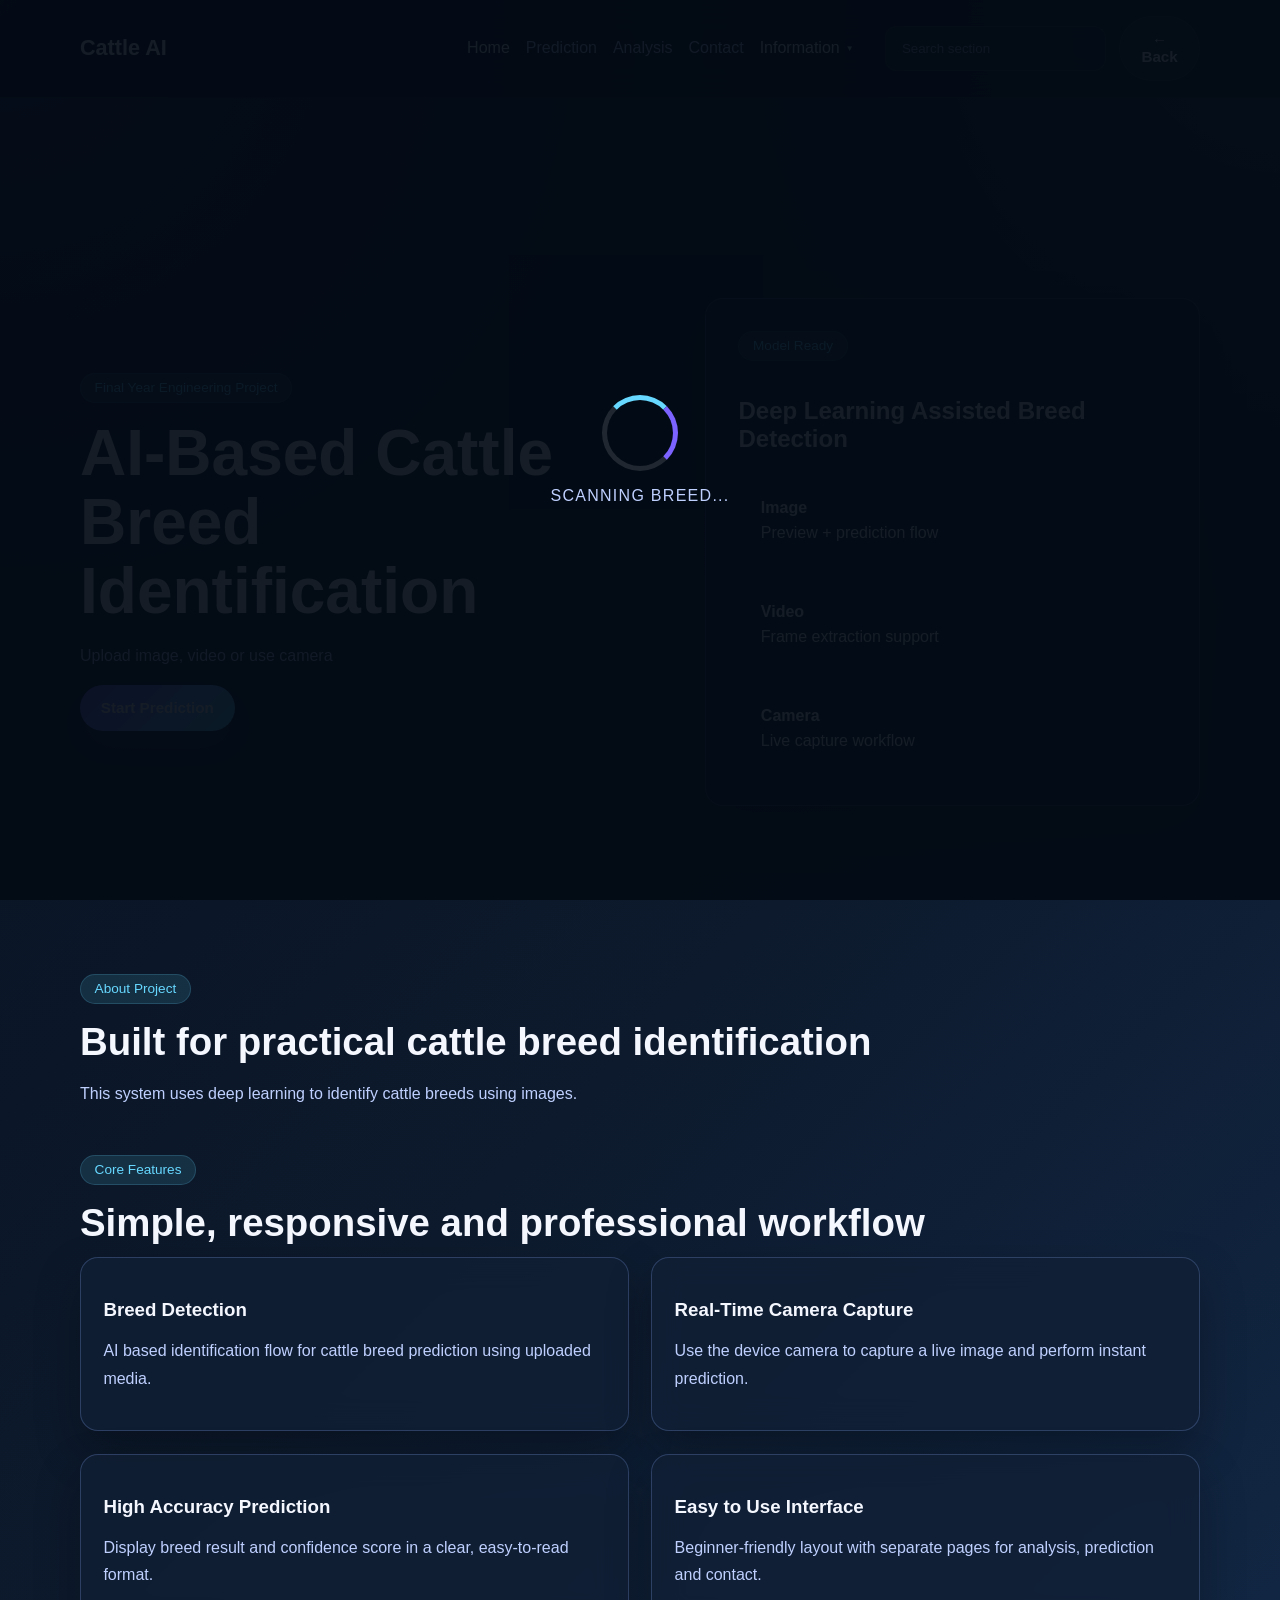
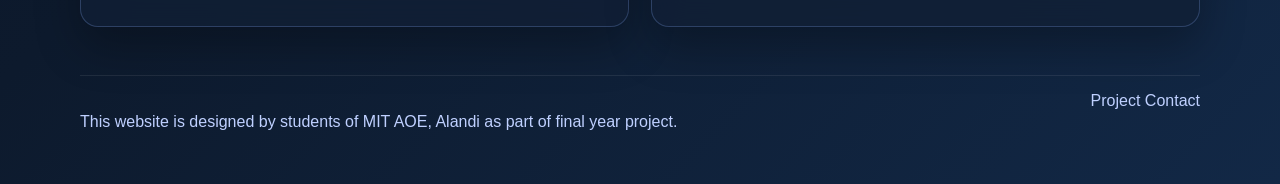
<file: index.html>
<!doctype html>
<html lang="en">
  <head>
    <meta charset="UTF-8" />
    <meta name="viewport" content="width=device-width, initial-scale=1.0" />
    <title>AI-Based Cattle Breed Identification System</title>
    <meta
      name="description"
      content="AI-Based Cattle Breed Identification System with image, video, and camera-based breed prediction, analysis, and contact pages."
    />
    <meta name="author" content="MIT AOE Students" />
    <meta property="og:title" content="AI-Based Cattle Breed Identification System" />
    <meta
      property="og:description"
      content="A responsive engineering project website for cattle breed identification using deep learning."
    />
    <meta property="og:type" content="website" />
    <meta name="twitter:card" content="summary_large_image" />
    <link rel="canonical" href="/" />
    <link rel="stylesheet" href="style.css" />
  </head>

<script type="text/javascript">
    function googleTranslateElementInit() {
        new google.translate.TranslateElement(
            {
                pageLanguage: 'en',
                includedLanguages: 'en,hi,mr,gu,kn,ta,te,bn',
                layout: google.translate.TranslateElement.InlineLayout.SIMPLE
            },
            'google_translate_element'
        );
    }
</script>

<script
    type="text/javascript"
    src="https://translate.google.com/translate_a/element.js?cb=googleTranslateElementInit">
</script>


  <body data-page="home">
    <div class="site-loader" id="pageLoader" aria-hidden="true">
      <div class="loader-core"></div>
      <p>Scanning Breed...</p>
    </div>

    <header class="site-header">
      <nav class="navbar container">
        <a class="logo" href="index.html">Cattle AI</a>

        <button class="menu-toggle" id="menuToggle" aria-label="Toggle navigation">☰</button>

        <div class="nav-panel" id="navPanel">
          <ul class="nav-links">
            <li><a class="active" href="index.html">Home</a></li>
            <li><a href="prediction.html">Prediction</a></li>
            <li><a href="analysis.html">Analysis</a></li>
            <li><a href="contact.html">Contact</a></li>
            <li><a class="active" href="information.html">Information</a></li>
            <div id="google_translate_element"></div>

          </ul>

          <div class="nav-actions">
            <input type="search" class="search-input" placeholder="Search section" aria-label="Search" />
            <button class="back-button" type="button" onclick="goBackHome()">← Back</button>
          </div>
        </div>
      </nav>
    </header>

    <main>
      <section class="hero-section">
        <div class="container hero-grid">
          <div class="hero-copy">
            <span class="eyebrow">Final Year Engineering Project</span>
            <h1>AI-Based Cattle Breed Identification</h1>
            <p class="hero-text">Upload image, video or use camera</p>
            <a class="primary-button" href="prediction.html">Start Prediction</a>
          </div>

          <div class="hero-visual">
            <div class="hero-card glass-panel">
              <span class="status-pill">Model Ready</span>
              <h2>Deep Learning Assisted Breed Detection</h2>
              <div class="hero-stats">
                <article>
                  <strong>Image</strong>
                  <span>Preview + prediction flow</span>
                </article>
                <article>
                  <strong>Video</strong>
                  <span>Frame extraction support</span>
                </article>
                <article>
                  <strong>Camera</strong>
                  <span>Live capture workflow</span>
                </article>
              </div>
            </div>
          </div>
        </div>
      </section>

      <section class="info-section container" id="about">
        <div class="section-heading">
          <span class="section-tag">About Project</span>
          <h2>Built for practical cattle breed identification</h2>
        </div>
        <p class="section-copy">
          This system uses deep learning to identify cattle breeds using images.
        </p>
      </section>

      <section class="features-section container" id="features">
        <div class="section-heading">
          <span class="section-tag">Core Features</span>
          <h2>Simple, responsive and professional workflow</h2>
        </div>

        <div class="feature-grid">
          <article class="feature-card glass-panel">
            <h3>Breed Detection</h3>
            <p>AI based identification flow for cattle breed prediction using uploaded media.</p>
          </article>
          <article class="feature-card glass-panel">
            <h3>Real-Time Camera Capture</h3>
            <p>Use the device camera to capture a live image and perform instant prediction.</p>
          </article>
          <article class="feature-card glass-panel">
            <h3>High Accuracy Prediction</h3>
            <p>Display breed result and confidence score in a clear, easy-to-read format.</p>
          </article>
          <article class="feature-card glass-panel">
            <h3>Easy to Use Interface</h3>
            <p>Beginner-friendly layout with separate pages for analysis, prediction and contact.</p>
          </article>
        </div>
      </section>
    </main>

    <footer class="site-footer">
      <div class="container footer-layout">
        <p>This website is designed by students of MIT AOE, Alandi as part of final year project.</p>
        <a href="contact.html" class="footer-link">Project Contact</a>
      </div>
    </footer>

    <script src="script.js"></script>
  </body>
</html>
</file>
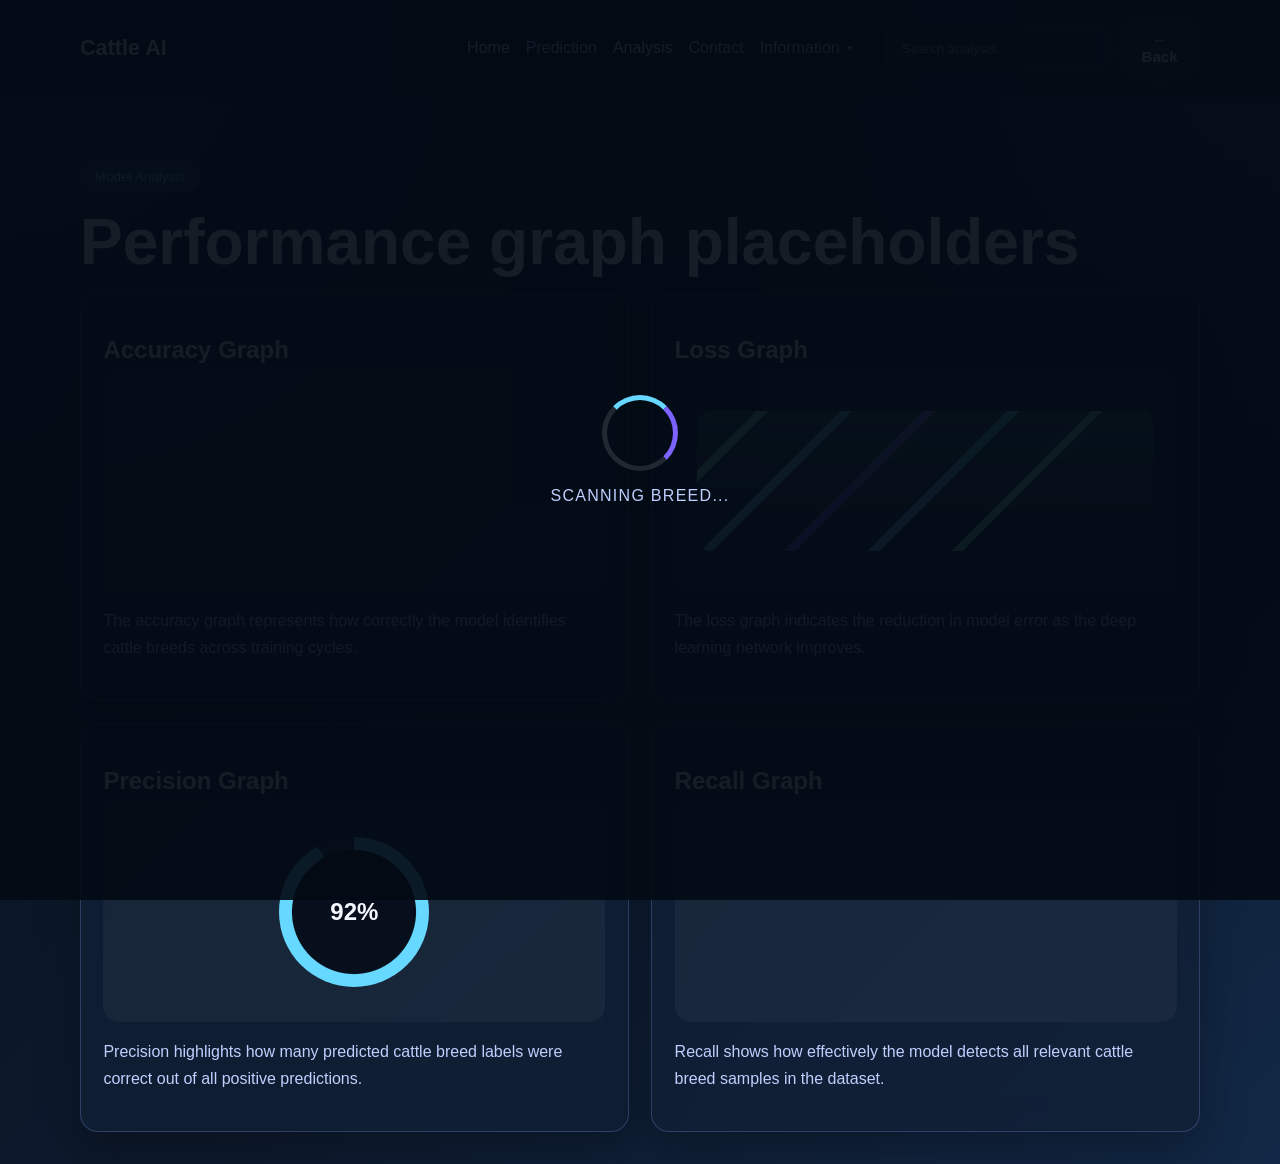
<file: analysis.html>
<!doctype html>
<html lang="en">
  <head>
    <meta charset="UTF-8" />
    <meta name="viewport" content="width=device-width, initial-scale=1.0" />
    <title>Analysis | Cattle AI</title>
    <meta name="description" content="Project analysis graphs for cattle breed identification model performance." />
    <link rel="stylesheet" href="style.css" />
  </head>

<script type="text/javascript">
    function googleTranslateElementInit() {
        new google.translate.TranslateElement(
            {
                pageLanguage: 'en',
                includedLanguages: 'en,hi,mr,gu,kn,ta,te,bn',
                layout: google.translate.TranslateElement.InlineLayout.SIMPLE
            },
            'google_translate_element'
        );
    }
</script>

<script
    type="text/javascript"
    src="https://translate.google.com/translate_a/element.js?cb=googleTranslateElementInit">
</script>

  <body data-page="analysis">
    <div class="site-loader" id="pageLoader" aria-hidden="true">
      <div class="loader-core"></div>
      <p>Scanning Breed...</p>
    </div>

    <script type="text/javascript">
    function googleTranslateElementInit() {
        new google.translate.TranslateElement(
            {
                pageLanguage: 'en',
                includedLanguages: 'en,hi,mr,gu,kn,ta,te,bn',
                layout: google.translate.TranslateElement.InlineLayout.SIMPLE
            },
            'google_translate_element'
        );
    }
</script>

    <header class="site-header">
      <nav class="navbar container">
        <a class="logo" href="index.html">Cattle AI</a>
        <button class="menu-toggle" id="menuToggle" aria-label="Toggle navigation">☰</button>
        <div class="nav-panel" id="navPanel">
          <ul class="nav-links">
            <li><a class="active" href="/">Home</a></li>
            <li><a href="prediction.html">Prediction</a></li>
            <li><a class="active" href="analysis.html">Analysis</a></li>
            <li><a href="contact.html">Contact</a></li>
            <li><a href="information.html">Information</a></li>
            <div id="google_translate_element"></div>
          </ul>
          <div class="nav-actions">
            <input type="search" class="search-input" placeholder="Search analysis" aria-label="Search" />
            <button class="back-button" type="button" onclick="goBackHome()">← Back</button>
          </div>
        </div>
      </nav>
    </header>

    <main class="page-shell container">
      <div class="section-heading page-header">
        <span class="section-tag">Model Analysis</span>
        <h1>Performance graph placeholders</h1>
      </div>

      <section class="graph-grid">
        <article class="graph-card glass-panel">
          <h2>Accuracy Graph</h2>
          <div class="graph-placeholder bars accuracy-bars">
            <span></span><span></span><span></span><span></span><span></span>
          </div>
          <p>The accuracy graph represents how correctly the model identifies cattle breeds across training cycles.</p>
        </article>

        <article class="graph-card glass-panel">
          <h2>Loss Graph</h2>
          <div class="graph-placeholder line-chart">
            <div class="line-wave"></div>
          </div>
          <p>The loss graph indicates the reduction in model error as the deep learning network improves.</p>
        </article>

        <article class="graph-card glass-panel">
          <h2>Precision Graph</h2>
          <div class="graph-placeholder circular-chart">
            <div class="chart-ring">92%</div>
          </div>
          <p>Precision highlights how many predicted cattle breed labels were correct out of all positive predictions.</p>
        </article>

        <article class="graph-card glass-panel">
          <h2>Recall Graph</h2>
          <div class="graph-placeholder bars recall-bars">
            <span></span><span></span><span></span><span></span><span></span>
          </div>
          <p>Recall shows how effectively the model detects all relevant cattle breed samples in the dataset.</p>
        </article>
      </section>
    </main>

    <script src="script.js"></script>
  </body>
</html>
</file>
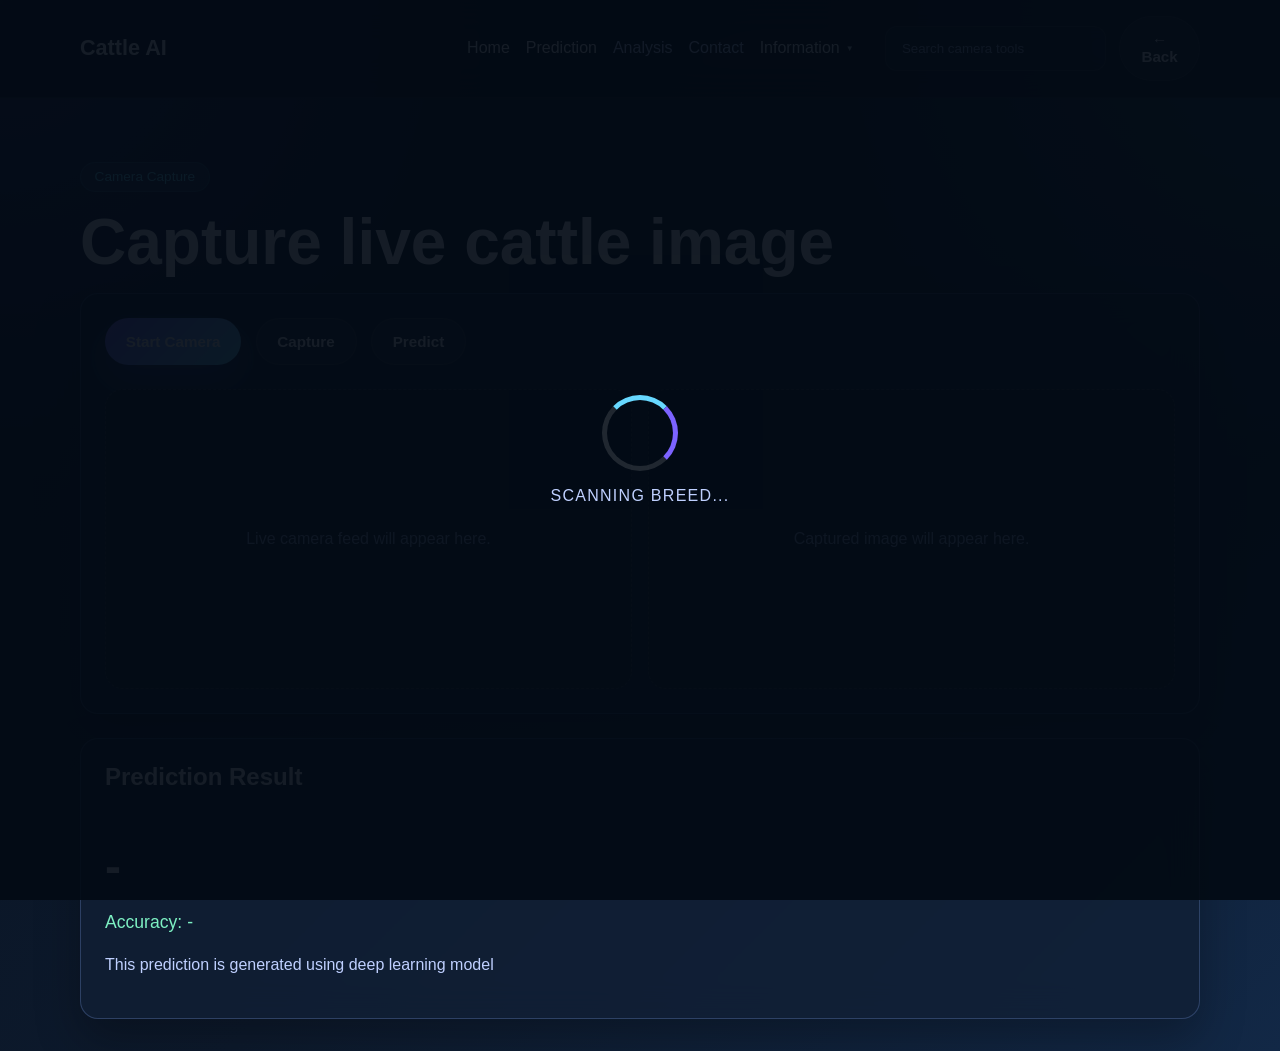
<file: camera-capture.html>
<!doctype html>
<html lang="en">
  <head>
    <meta charset="UTF-8" />
    <meta name="viewport" content="width=device-width, initial-scale=1.0" />
    <title>Camera Capture | Cattle AI</title>
    <meta name="description" content="Capture an image using camera for cattle breed prediction." />
    <link rel="stylesheet" href="style.css" />
  </head>

<script type="text/javascript">
    function googleTranslateElementInit() {
        new google.translate.TranslateElement(
            {
                pageLanguage: 'en',
                includedLanguages: 'en,hi,mr,gu,kn,ta,te,bn',
                layout: google.translate.TranslateElement.InlineLayout.SIMPLE
            },
            'google_translate_element'
        );
    }
</script>

<script
    type="text/javascript"
    src="https://translate.google.com/translate_a/element.js?cb=googleTranslateElementInit">
</script>

  <body data-page="camera">
    <div class="site-loader" id="pageLoader" aria-hidden="true">
      <div class="loader-core"></div>
      <p>Scanning Breed...</p>
    </div>

    <script type="text/javascript">
    function googleTranslateElementInit() {
        new google.translate.TranslateElement(
            {
                pageLanguage: 'en',
                includedLanguages: 'en,hi,mr,gu,kn,ta,te,bn',
                layout: google.translate.TranslateElement.InlineLayout.SIMPLE
            },
            'google_translate_element'
        );
    }
</script>

    <header class="site-header">
      <nav class="navbar container">
        <a class="logo" href="index.html">Cattle AI</a>
        <button class="menu-toggle" id="menuToggle" aria-label="Toggle navigation">☰</button>
        <div class="nav-panel" id="navPanel">
          <ul class="nav-links">
            <li><a class="active" href="/">Home</a></li>
            <li><a class="active" href="prediction.html">Prediction</a></li>
            <li><a href="analysis.html">Analysis</a></li>
            <li><a href="contact.html">Contact</a></li>
            <li><a class="active" href="information.html">Information</a></li>
            <div id="google_translate_element"></div>
          </ul>
          <div class="nav-actions">
            <input type="search" class="search-input" placeholder="Search camera tools" aria-label="Search" />
            <button class="back-button" type="button" onclick="goBackHome()">← Back</button>
          </div>
        </div>
      </nav>
    </header>

    <main class="page-shell container">
      <div class="section-heading page-header">
        <span class="section-tag">Camera Capture</span>
        <h1>Capture live cattle image</h1>
      </div>

      <section class="tool-layout glass-panel">
        <div class="tool-actions">
          <button class="primary-button button-element" id="startCameraBtn" type="button">Start Camera</button>
          <button class="secondary-button button-element" id="captureBtn" type="button">Capture</button>
          <button class="secondary-button button-element" id="predictCaptureBtn" type="button">Predict</button>
        </div>

        <div class="media-grid">
          <div class="preview-box camera-box">
            <video id="cameraFeed" autoplay playsinline muted></video>
            <p class="placeholder-text" id="cameraPlaceholder">Live camera feed will appear here.</p>
          </div>
          <div class="preview-box">
            <canvas id="captureCanvas"></canvas>
            <p class="placeholder-text" id="capturePlaceholder">Captured image will appear here.</p>
          </div>
        </div>
      </section>

      <section class="result-card glass-panel" id="cameraResult">
        <h2>Prediction Result</h2>
        <p class="result-breed" id="cameraBreed">-</p>
        <p class="result-accuracy">Accuracy: <span id="cameraAccuracy">-</span></p>
        <p class="result-note">This prediction is generated using deep learning model</p>
      </section>
    </main>

    <script src="script.js"></script>
  </body>
</html>
</file>
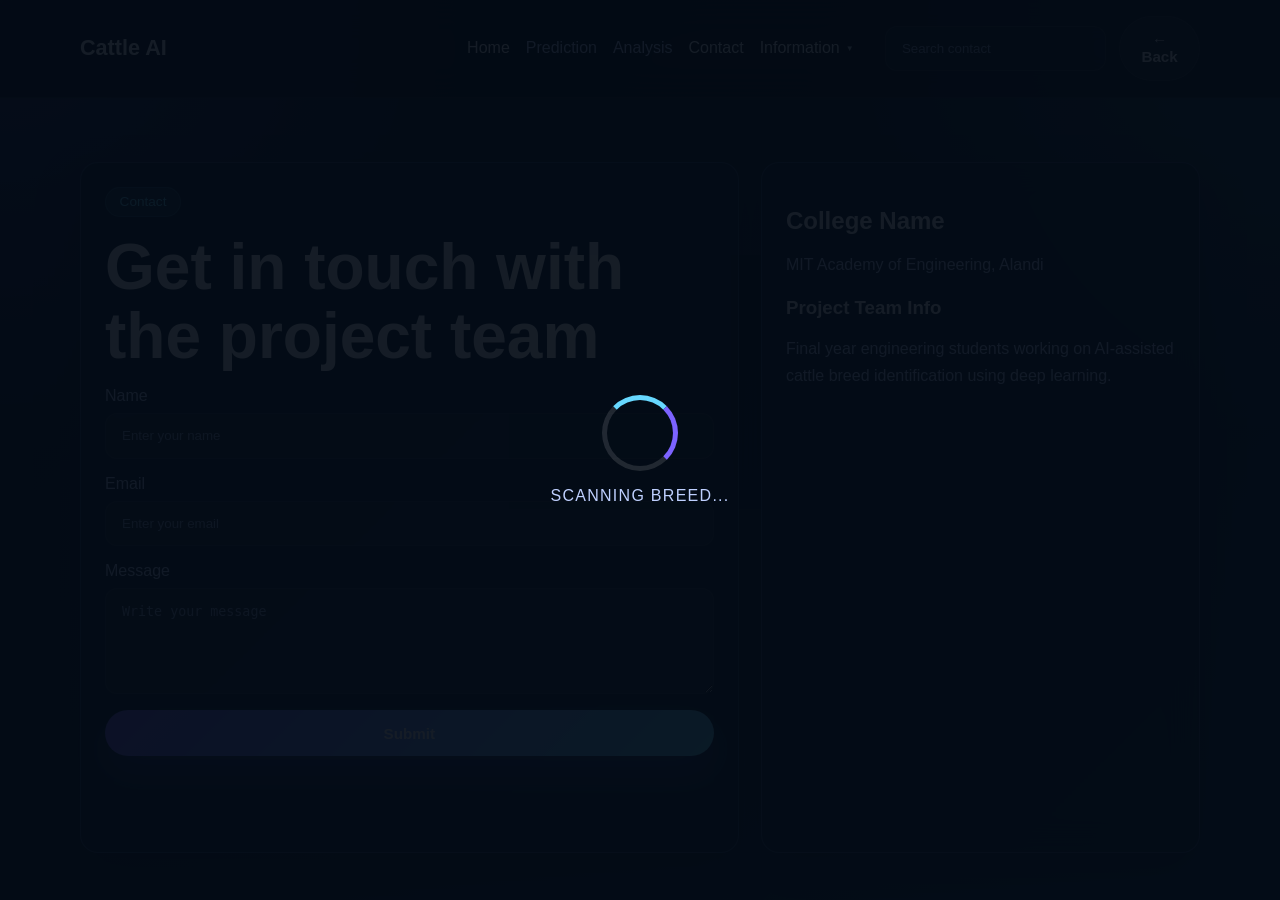
<file: contact.html>
<!doctype html>
<html lang="en">
  <head>
    <meta charset="UTF-8" />
    <meta name="viewport" content="width=device-width, initial-scale=1.0" />
    <title>Contact | Cattle AI</title>
    <meta name="description" content="Contact page for the AI-Based Cattle Breed Identification System project." />
    <link rel="stylesheet" href="style.css" />
  </head>

<script type="text/javascript">
    function googleTranslateElementInit() {
        new google.translate.TranslateElement(
            {
                pageLanguage: 'en',
                includedLanguages: 'en,hi,mr,gu,kn,ta,te,bn',
                layout: google.translate.TranslateElement.InlineLayout.SIMPLE
            },
            'google_translate_element'
        );
    }
</script>

<script
    type="text/javascript"
    src="https://translate.google.com/translate_a/element.js?cb=googleTranslateElementInit">
</script>

  <body data-page="contact">
    <div class="site-loader" id="pageLoader" aria-hidden="true">
      <div class="loader-core"></div>
      <p>Scanning Breed...</p>
    </div>

    <script type="text/javascript">
    function googleTranslateElementInit() {
        new google.translate.TranslateElement(
            {
                pageLanguage: 'en',
                includedLanguages: 'en,hi,mr,gu,kn,ta,te,bn',
                layout: google.translate.TranslateElement.InlineLayout.SIMPLE
            },
            'google_translate_element'
        );
    }
</script>

    <header class="site-header">
      <nav class="navbar container">
        <a class="logo" href="index.html">Cattle AI</a>
        <button class="menu-toggle" id="menuToggle" aria-label="Toggle navigation">☰</button>
        <div class="nav-panel" id="navPanel">
          <ul class="nav-links">
            <li><a class="active" href="/">Home</a></li>
            <li><a href="prediction.html">Prediction</a></li>
            <li><a href="analysis.html">Analysis</a></li>
            <li><a class="active" href="contact.html">Contact</a></li>
            <li><a class="active" href="information.html">Information</a></li>
            <div id="google_translate_element"></div>
          </ul>
          <div class="nav-actions">
            <input type="search" class="search-input" placeholder="Search contact" aria-label="Search" />
            <button class="back-button" type="button" onclick="goBackHome()">← Back</button>
          </div>
        </div>
      </nav>
    </header>

    <main class="page-shell container contact-layout">
      <section class="contact-form-panel glass-panel">
        <div class="section-heading page-header">
          <span class="section-tag">Contact</span>
          <h1>Get in touch with the project team</h1>
        </div>

        <form id="contactForm" class="contact-form">
          <label>
            Name
            <input type="text" id="name" placeholder="Enter your name" required />
          </label>

          <label>
            Email
            <input type="email" id="email" placeholder="Enter your email" required />
          </label>

          <label>
            Message
            <textarea id="message" rows="5" placeholder="Write your message" required></textarea>
          </label>

          <button class="primary-button button-element" type="submit">Submit</button>
          <p class="form-status" id="formStatus"></p>
        </form>
      </section>

      <aside class="contact-info-panel glass-panel">
        <h2>College Name</h2>
        <p>MIT Academy of Engineering, Alandi</p>
        <h3>Project Team Info</h3>
        <p>Final year engineering students working on AI-assisted cattle breed identification using deep learning.</p>
      </aside>
    </main>

    <script src="script.js"></script>
  </body>
</html>
</file>
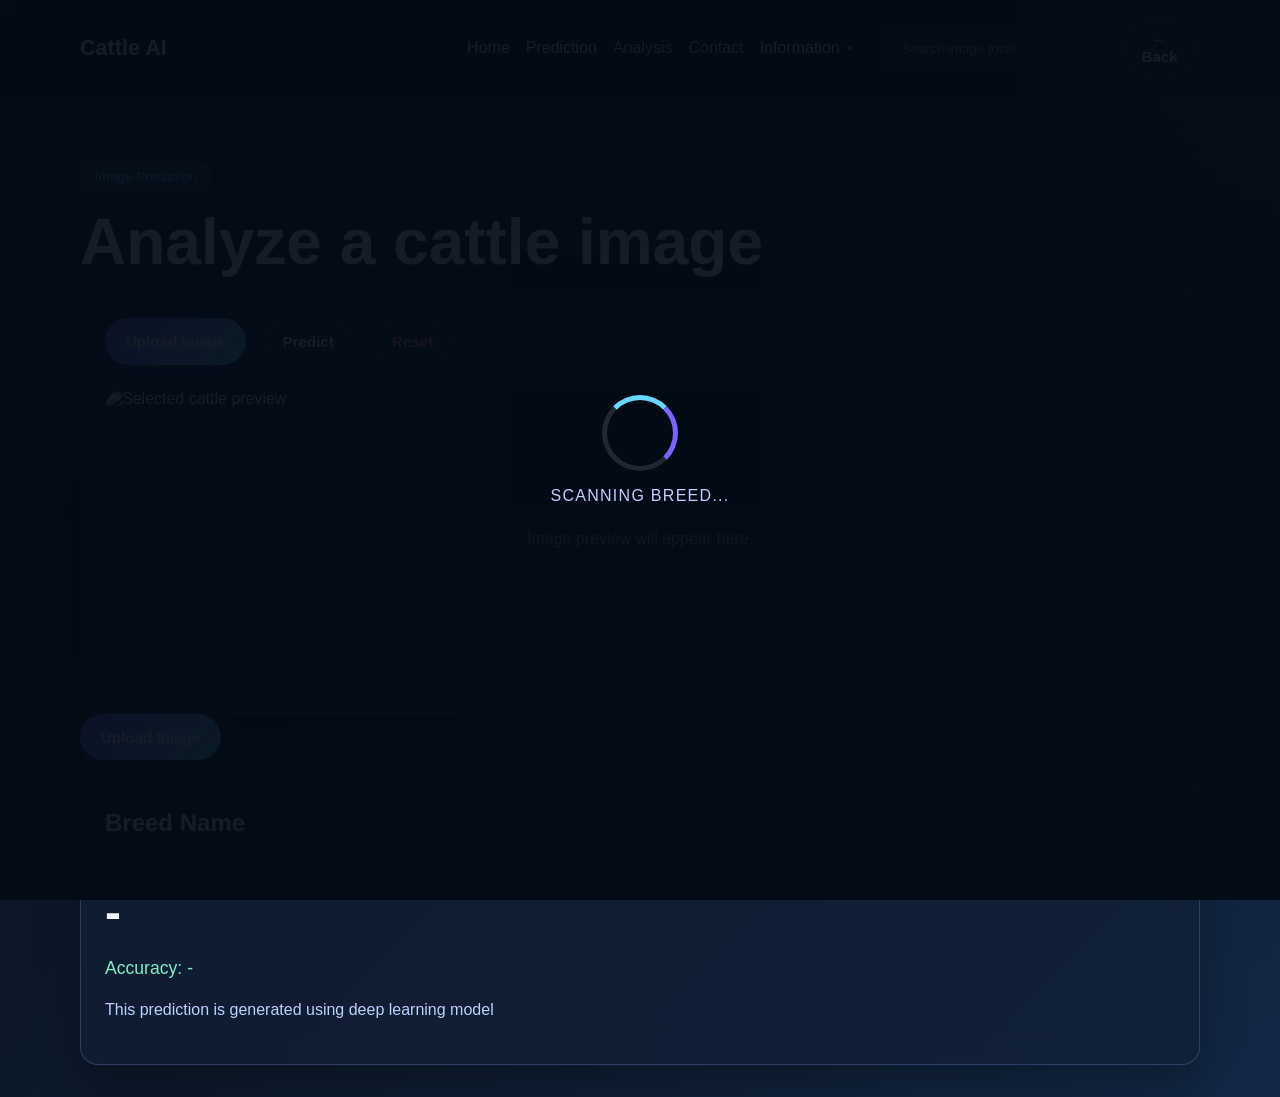
<file: image-prediction.html>
<!doctype html>
<html lang="en">
  <head>
    <meta charset="UTF-8" />
    <meta name="viewport" content="width=device-width, initial-scale=1.0" />
    <title>Image Prediction | Cattle AI</title>
    <meta name="description" content="Upload an image for cattle breed prediction." />
    <link rel="stylesheet" href="style.css" />
  </head>

<script type="text/javascript">
    function googleTranslateElementInit() {
        new google.translate.TranslateElement(
            {
                pageLanguage: 'en',
                includedLanguages: 'en,hi,mr,gu,kn,ta,te,bn',
                layout: google.translate.TranslateElement.InlineLayout.SIMPLE
            },
            'google_translate_element'
        );
    }
</script>

<script
    type="text/javascript"
    src="https://translate.google.com/translate_a/element.js?cb=googleTranslateElementInit">
</script>

  <body data-page="image">
    <div class="site-loader" id="pageLoader" aria-hidden="true">
      <div class="loader-core"></div>
      <p>Scanning Breed...</p>
    </div>

      <script type="text/javascript">
    function googleTranslateElementInit() {
        new google.translate.TranslateElement(
            {
                pageLanguage: 'en',
                includedLanguages: 'en,hi,mr,gu,kn,ta,te,bn',
                layout: google.translate.TranslateElement.InlineLayout.SIMPLE
            },
            'google_translate_element'
        );
    }
</script>

    <header class="site-header">
      <nav class="navbar container">
        <a class="logo" href="index.html">Cattle AI</a>
        <button class="menu-toggle" id="menuToggle" aria-label="Toggle navigation">☰</button>
        <div class="nav-panel" id="navPanel">
          <ul class="nav-links">
            <li><a class="active" href="/">Home</a></li>
            <li><a class="active" href="prediction.html">Prediction</a></li>
            <li><a href="analysis.html">Analysis</a></li>
            <li><a href="contact.html">Contact</a></li>
            <li><a class="active" href="information.html">Information</a></li>
            <div id="google_translate_element"></div>
          </ul>
          <div class="nav-actions">
            <input type="search" class="search-input" placeholder="Search image tools" aria-label="Search" />
            <button class="back-button" type="button" onclick="goBackHome()">← Back</button>
          </div>
        </div>
      </nav>
    </header>

    <main class="page-shell container">
      <div class="section-heading page-header">
        <span class="section-tag">Image Prediction</span>
        <h1>Analyze a cattle image</h1>
      </div>

      <section class="tool-layout glass-panel">
        <div class="tool-actions">
          <label class="primary-button file-label">
            Upload Image
            <input type="file" id="imageUpload" accept="image/*" hidden />
          </label>
          <button class="secondary-button button-element" id="predictImageBtn" type="button">Predict</button>
          <button class="ghost-button button-element" id="resetImageBtn" type="button">Reset</button>
        </div>

        <div class="preview-box" id="imagePreviewBox">
          <img id="imagePreview" alt="Selected cattle preview" />
          <p class="placeholder-text" id="imagePlaceholder">Image preview will appear here.</p>
        </div>
      </section>
    <label class="primary-button file-label">
            Upload Image
            <input type="file" id="imageUpload" accept="image/*" hidden="">
          </label>
      <section class="result-card glass-panel" id="imageResult">
        <h2>Breed Name</h2>
        <p class="result-breed" id="imageBreed">-</p>
        <p class="result-accuracy">Accuracy: <span id="imageAccuracy">-</span></p>
        <p class="result-note">This prediction is generated using deep learning model</p>
      </section>
    </main>

    <script src="script.js"></script>
  </body>
</html>
</file>
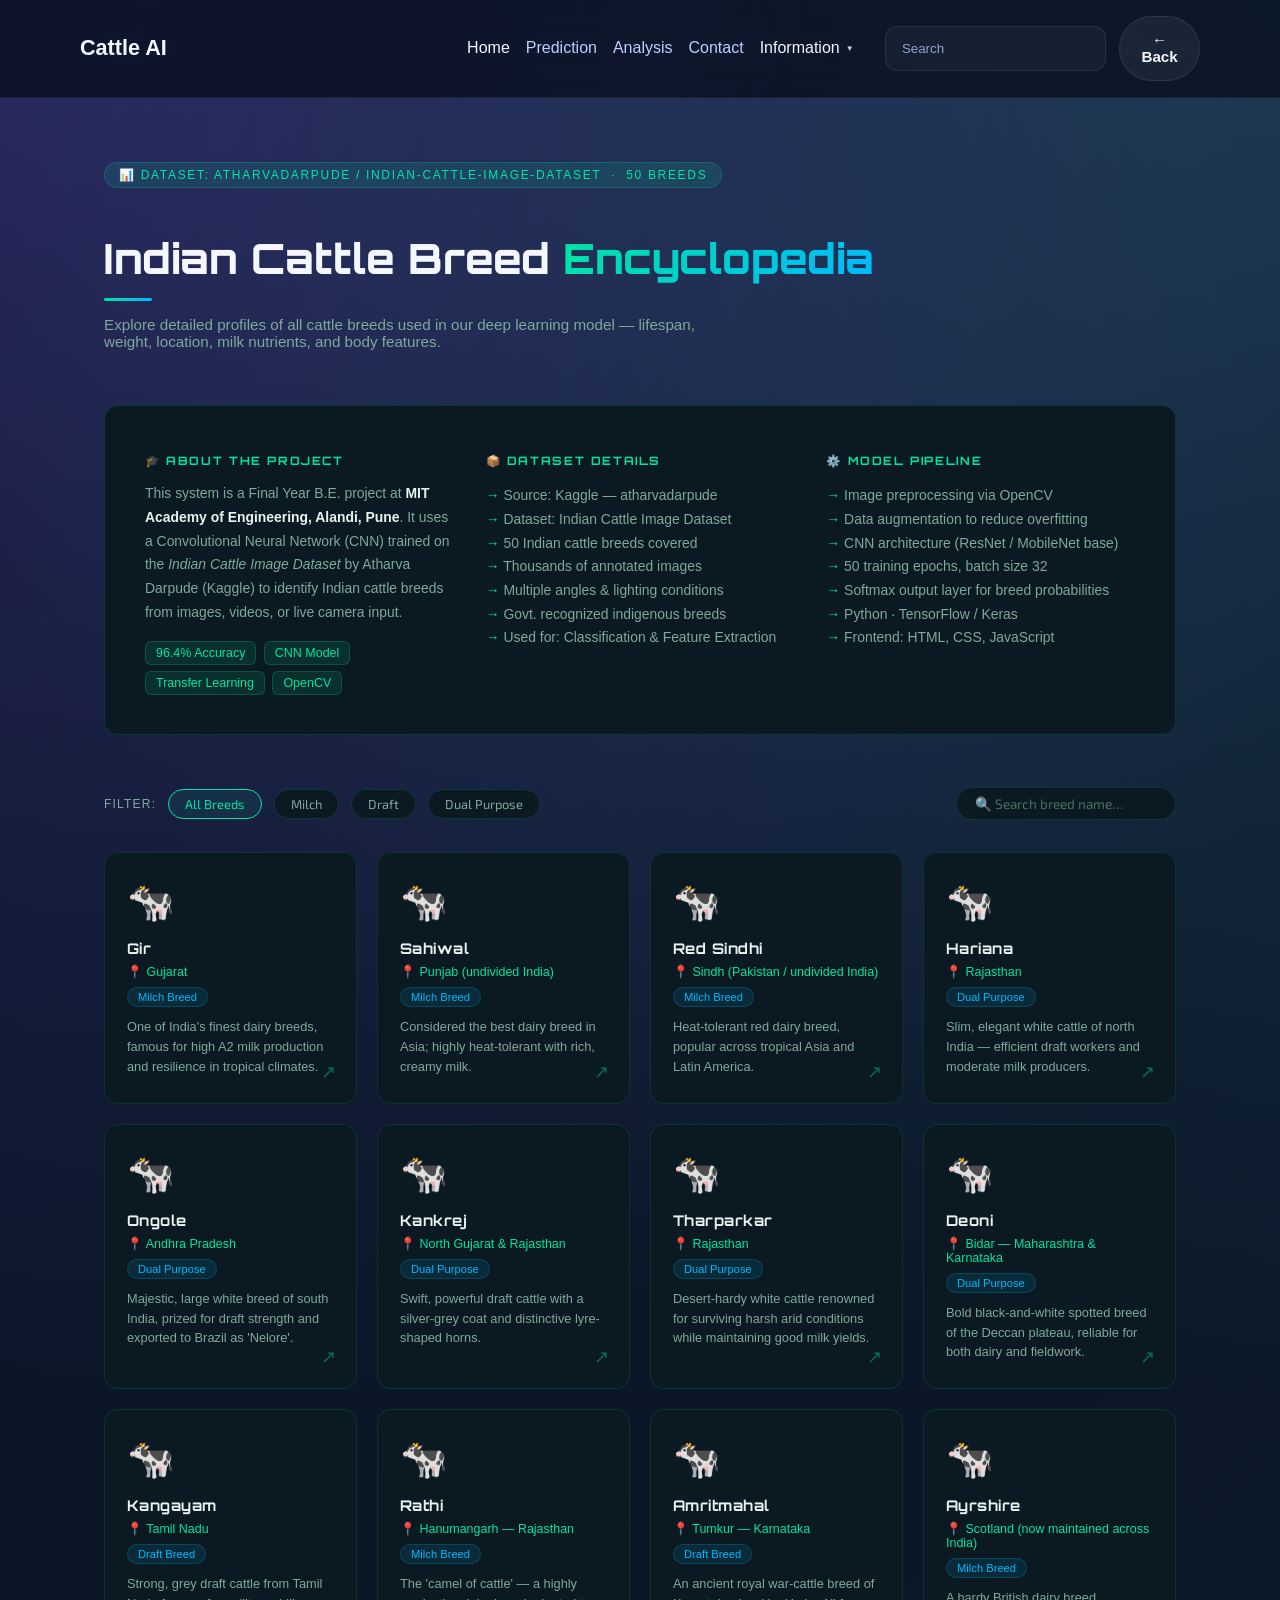
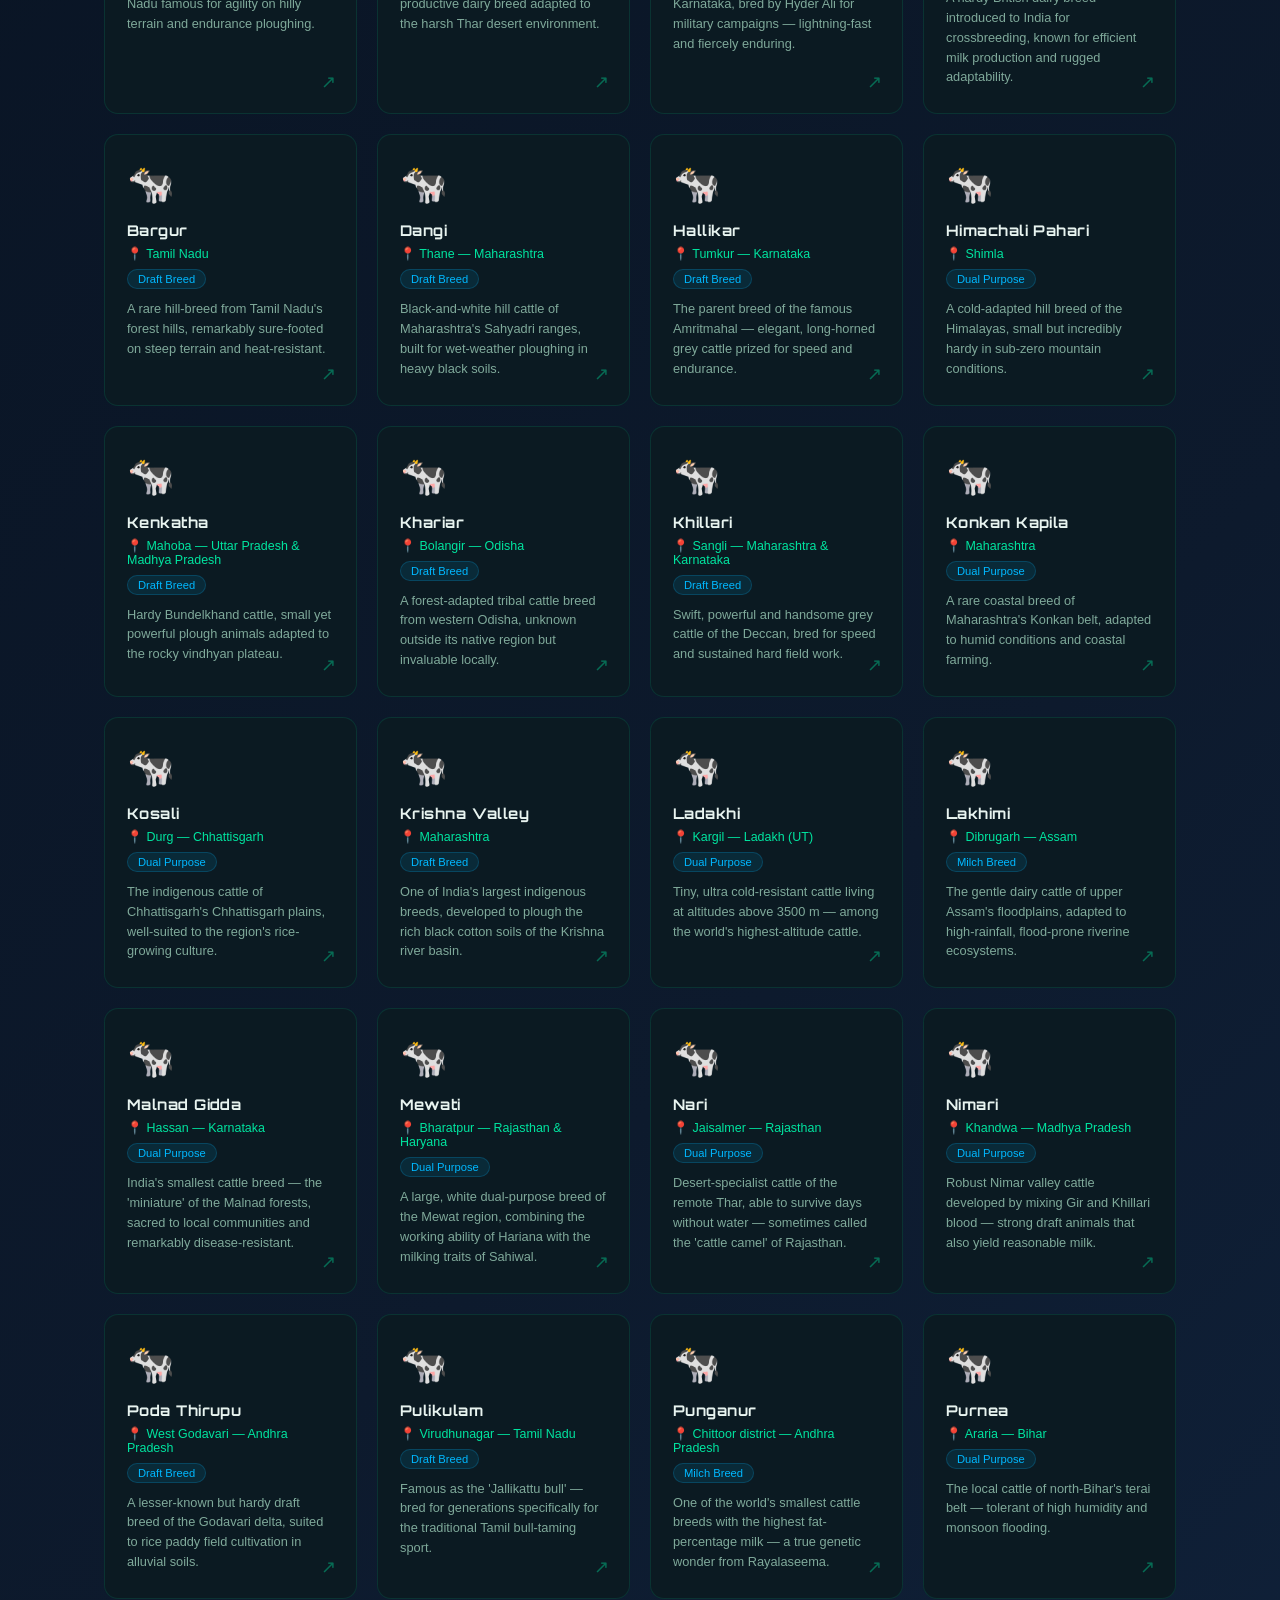
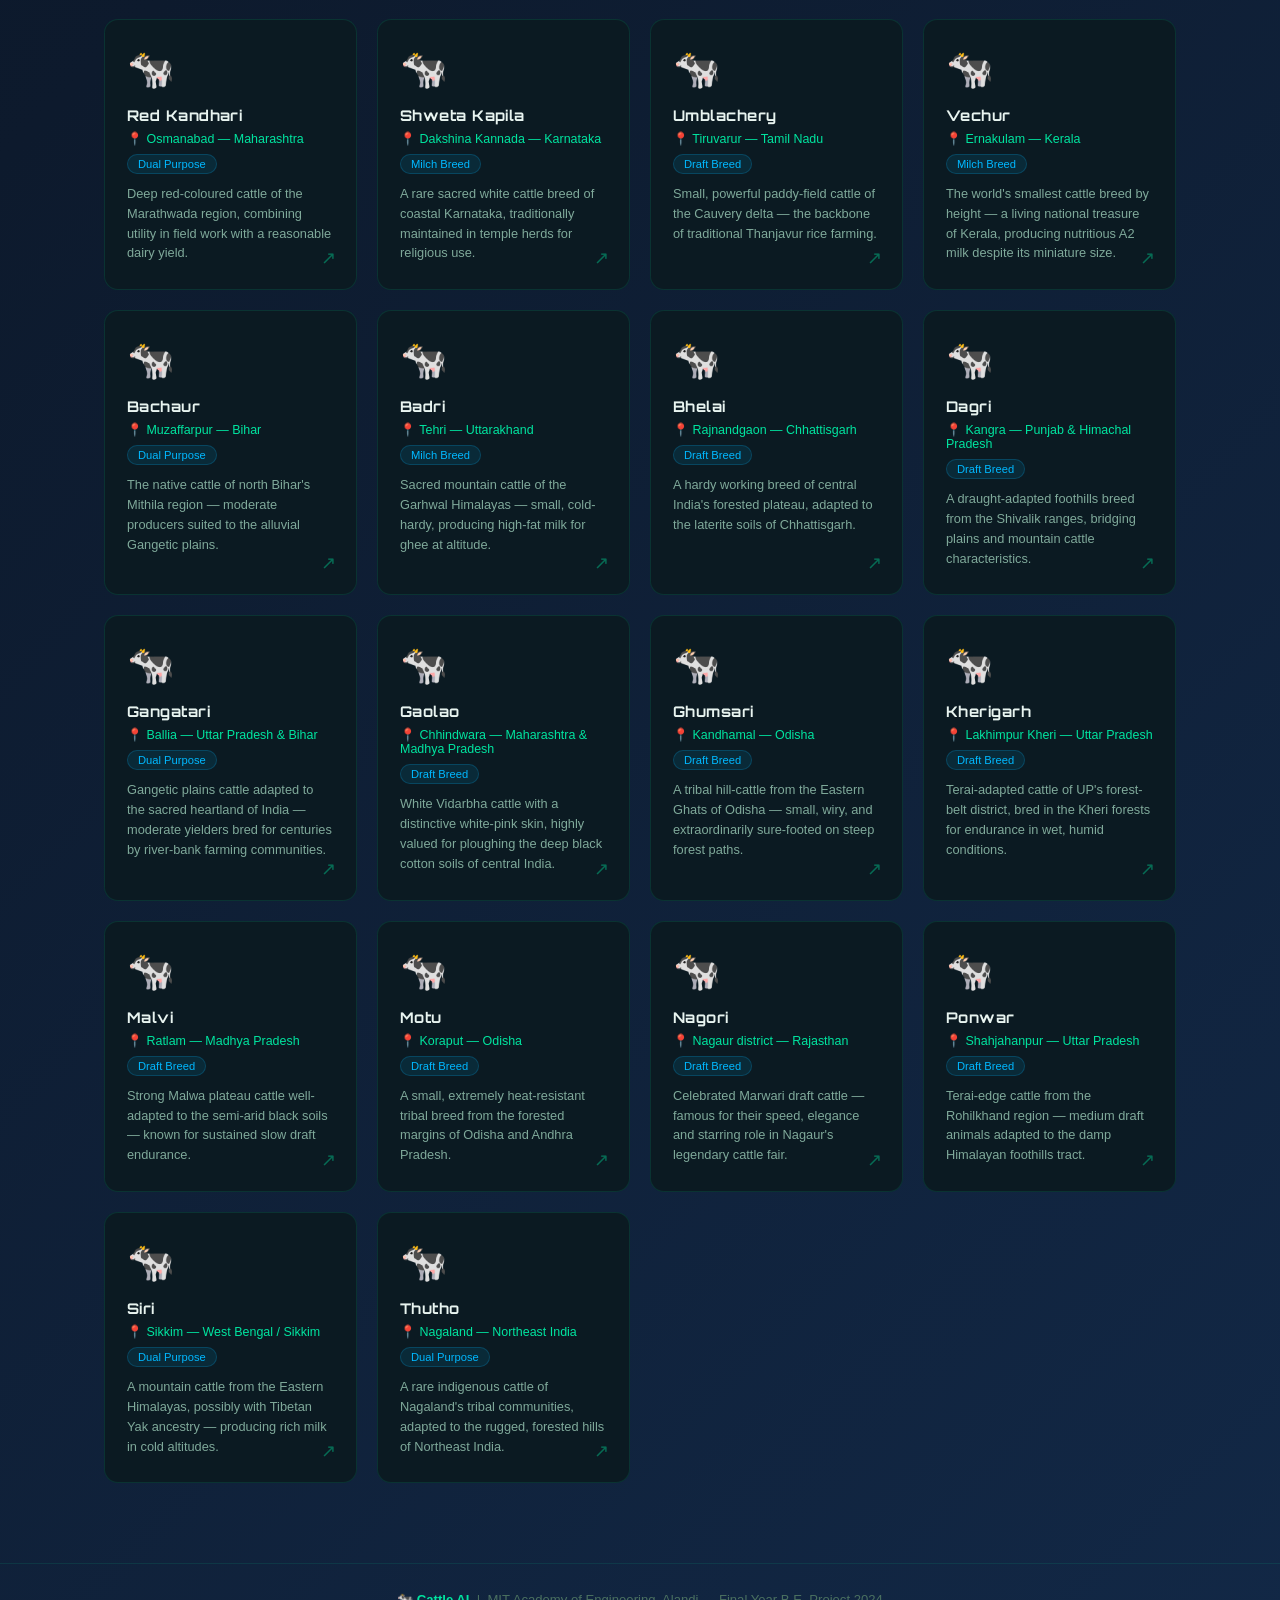
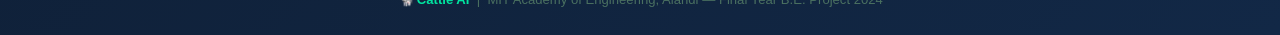
<file: information.html>
<!DOCTYPE html>
<html lang="en">
<head>
  <meta charset="UTF-8" />
  <meta name="viewport" content="width=device-width, initial-scale=1.0" />
  <title>Breed Information | Cattle AI</title>
  <meta name="description" content="Detailed information on Indian cattle breeds used in the AI-Based Cattle Breed Identification System." />
  <link rel="preconnect" href="https://fonts.googleapis.com" />
  <link href="https://fonts.googleapis.com/css2?family=Orbitron:wght@400;600;800&family=Exo+2:wght@300;400;500;600&display=swap" rel="stylesheet" />
  <link rel="stylesheet" href="style.css" />
  <style>
    /* ── Page-specific overrides ──────────────────────────────── */
    .info-hero {
      padding: 64px 5vw 40px;
      max-width: 1200px;
      margin: 0 auto;
    }
    .info-hero .badge {
      display: inline-flex; align-items: center; gap: 8px;
      background: rgba(0,229,160,.12);
      border: 1px solid rgba(0,229,160,.2);
      border-radius: 20px; padding: 5px 14px;
      font-size: .75rem; letter-spacing: .14em;
      text-transform: uppercase; color: #00e5a0;
      margin-bottom: 18px;
    }
    .info-hero h1 {
      font-family: 'Orbitron', sans-serif;
      font-size: clamp(1.6rem, 4vw, 2.6rem);
      font-weight: 800; line-height: 1.2;
      margin-bottom: 14px;
    }
    .info-hero h1 span {
      background: linear-gradient(135deg,#00e5a0,#00b8ff);
      -webkit-background-clip: text; -webkit-text-fill-color: transparent;
      background-clip: text;
    }
    .info-hero p { color: #7fa99a; font-size: .95rem; max-width: 620px; }
    .divider-line {
      width: 48px; height: 3px;
      background: linear-gradient(135deg,#00e5a0,#00b8ff);
      border-radius: 2px; margin: 14px 0 10px;
    }

    /* ── Project summary card ───────────────────────────────── */
    .project-summary {
      max-width: 1200px; margin: 0 auto 52px;
      padding: 0 5vw;
    }
    .summary-card {
      background: #0b1a22;
      border: 1px solid rgba(0,229,160,.15);
      border-radius: 14px; padding: 36px 40px;
      display: grid;
      grid-template-columns: 1fr 1fr 1fr;
      gap: 32px;
    }
    .summary-section h3 {
      font-family: 'Orbitron', sans-serif;
      font-size: .72rem; letter-spacing: .14em;
      text-transform: uppercase; color: #00e5a0;
      margin-bottom: 10px;
    }
    .summary-section p, .summary-section li {
      font-size: .87rem; color: #7fa99a; line-height: 1.7;
    }
    .summary-section ul { list-style: none; padding: 0; }
    .summary-section li::before { content: "→ "; color: #00e5a0; }
    .stat-pill {
      display: inline-block;
      background: rgba(0,229,160,.1);
      border: 1px solid rgba(0,229,160,.2);
      border-radius: 6px; padding: 4px 10px;
      font-size: .78rem; color: #00e5a0;
      margin: 3px 3px 3px 0;
    }

    /* ── Filter bar ─────────────────────────────────────────── */
    .filter-bar {
      max-width: 1200px; margin: 0 auto 32px;
      padding: 0 5vw;
      display: flex; align-items: center; gap: 12px; flex-wrap: wrap;
    }
    .filter-label {
      font-size: .75rem; letter-spacing: .1em;
      text-transform: uppercase; color: #7fa99a;
    }
    .filter-btn {
      background: #0b1a22;
      border: 1px solid rgba(0,229,160,.15);
      border-radius: 20px; padding: 6px 16px;
      font-size: .8rem; color: #7fa99a;
      cursor: pointer; transition: all .24s ease;
      font-family: 'Exo 2', sans-serif;
    }
    .filter-btn:hover, .filter-btn.active {
      border-color: #00e5a0; color: #00e5a0;
      background: rgba(0,229,160,.08);
    }
    .search-breeds {
      margin-left: auto;
      background: #0b1a22;
      border: 1px solid rgba(0,229,160,.15);
      border-radius: 20px; padding: 7px 18px;
      color: #e8f4f0; font-family: 'Exo 2', sans-serif;
      font-size: .85rem; outline: none;
      transition: border-color .24s;
      width: 220px;
    }
    .search-breeds:focus { border-color: #00e5a0; }
    .search-breeds::placeholder { color: #4a7060; }

    /* ── Breed Grid ──────────────────────────────────────────── */
    .breed-grid {
      max-width: 1200px; margin: 0 auto 80px;
      padding: 0 5vw;
      display: grid;
      grid-template-columns: repeat(auto-fill, minmax(230px, 1fr));
      gap: 20px;
    }
    .breed-card {
      background: #0b1a22;
      border: 1px solid rgba(0,229,160,.12);
      border-radius: 14px; padding: 26px 22px;
      cursor: pointer;
      transition: transform .26s ease, border-color .26s ease, box-shadow .26s ease;
      position: relative; overflow: hidden;
      animation: fadeUp .5s ease both;
    }
    .breed-card::after {
      content: '';
      position: absolute; top: 0; left: 0; right: 0; height: 2px;
      background: linear-gradient(90deg,#00e5a0,#00b8ff);
      transform: scaleX(0); transform-origin: left;
      transition: transform .26s ease;
    }
    .breed-card:hover { transform: translateY(-6px); border-color: rgba(0,229,160,.35); box-shadow: 0 8px 32px rgba(0,229,160,.18); }
    .breed-card:hover::after { transform: scaleX(1); }
    .breed-card.hidden { display: none; }

    .breed-emoji { font-size: 2.4rem; margin-bottom: 14px; }
    .breed-name {
      font-family: 'Orbitron', sans-serif;
      font-size: .92rem; font-weight: 700;
      color: #e8f4f0; margin-bottom: 6px;
      letter-spacing: .03em;
    }
    .breed-location {
      font-size: .78rem; color: #00e5a0;
      margin-bottom: 8px;
    }
    .breed-type-tag {
      display: inline-block;
      background: rgba(0,184,255,.1);
      border: 1px solid rgba(0,184,255,.2);
      border-radius: 10px; padding: 3px 10px;
      font-size: .7rem; color: #00b8ff;
      margin-bottom: 10px;
    }
    .breed-blurb { font-size: .8rem; color: #7fa99a; line-height: 1.55; }
    .card-arrow {
      position: absolute; bottom: 20px; right: 20px;
      font-size: 1.1rem; color: rgba(0,229,160,.4);
      transition: color .2s, transform .2s;
    }
    .breed-card:hover .card-arrow { color: #00e5a0; transform: translate(2px,-2px); }

    @keyframes fadeUp {
      from { opacity:0; transform: translateY(22px); }
      to   { opacity:1; transform: translateY(0); }
    }

    /* ── Modal ───────────────────────────────────────────────── */
    .modal-overlay {
      position: fixed; inset: 0; z-index: 8000;
      background: rgba(5,13,18,.85);
      backdrop-filter: blur(10px);
      display: flex; align-items: center; justify-content: center;
      padding: 20px;
      opacity: 0; visibility: hidden;
      transition: opacity .3s ease, visibility .3s ease;
    }
    .modal-overlay.open { opacity: 1; visibility: visible; }

    .modal-box {
      background: #0b1a22;
      border: 1px solid rgba(0,229,160,.25);
      border-radius: 18px;
      width: 100%; max-width: 700px;
      max-height: 88vh; overflow-y: auto;
      transform: scale(.94) translateY(20px);
      transition: transform .32s cubic-bezier(.34,1.56,.64,1);
      padding: 0;
    }
    .modal-overlay.open .modal-box { transform: scale(1) translateY(0); }

    .modal-header {
      background: linear-gradient(135deg,rgba(0,229,160,.08),rgba(0,184,255,.06));
      border-bottom: 1px solid rgba(0,229,160,.12);
      padding: 32px 36px 24px;
      position: relative;
    }
    .modal-emoji { font-size: 3rem; margin-bottom: 10px; }
    .modal-breed-name {
      font-family: 'Orbitron', sans-serif;
      font-size: clamp(1.4rem, 3vw, 2rem);
      font-weight: 800;
      background: linear-gradient(135deg,#00e5a0,#00b8ff);
      -webkit-background-clip: text; -webkit-text-fill-color: transparent;
      background-clip: text;
    }
    .modal-subtitle { font-size: .85rem; color: #7fa99a; margin-top: 4px; }
    .modal-close {
      position: absolute; top: 20px; right: 24px;
      background: rgba(255,255,255,.05);
      border: 1px solid rgba(255,255,255,.1);
      border-radius: 8px; width: 36px; height: 36px;
      color: #7fa99a; font-size: 1.1rem; cursor: pointer;
      display: flex; align-items: center; justify-content: center;
      transition: all .2s;
    }
    .modal-close:hover { background: rgba(0,229,160,.1); color: #00e5a0; border-color: #00e5a0; }

    .modal-body { padding: 28px 36px 36px; }

    /* Stats grid inside modal */
    .stats-grid {
      display: grid;
      grid-template-columns: repeat(3, 1fr);
      gap: 14px; margin-bottom: 28px;
    }
    .stat-box {
      background: #0e2030;
      border: 1px solid rgba(0,229,160,.1);
      border-radius: 10px; padding: 16px 14px;
      text-align: center;
    }
    .stat-box .s-icon { font-size: 1.4rem; margin-bottom: 6px; }
    .stat-box .s-val {
      font-family: 'Orbitron', sans-serif;
      font-size: .95rem; font-weight: 700; color: #00e5a0;
      margin-bottom: 4px;
    }
    .stat-box .s-lbl { font-size: .7rem; color: #7fa99a; letter-spacing: .06em; text-transform: uppercase; }

    /* Info sections */
    .info-block { margin-bottom: 22px; }
    .info-block h4 {
      font-family: 'Orbitron', sans-serif;
      font-size: .72rem; letter-spacing: .14em;
      text-transform: uppercase; color: #00b8ff;
      margin-bottom: 10px;
      display: flex; align-items: center; gap: 8px;
    }
    .info-block p { font-size: .87rem; color: #a0c8b8; line-height: 1.7; }
    .info-block ul { list-style: none; padding: 0; }
    .info-block li {
      font-size: .85rem; color: #a0c8b8;
      padding: 5px 0;
      border-bottom: 1px solid rgba(255,255,255,.04);
      display: flex; align-items: flex-start; gap: 8px;
    }
    .info-block li::before { content: "▸"; color: #00e5a0; flex-shrink: 0; margin-top: 1px; }

    .milk-bar-wrap { display: flex; align-items: center; gap: 12px; margin-top: 6px; }
    .milk-bar-bg {
      flex:1; height: 8px; background: #0e2030;
      border-radius: 4px; overflow: hidden;
    }
    .milk-bar-fill {
      height: 100%;
      background: linear-gradient(90deg,#00e5a0,#00b8ff);
      border-radius: 4px;
      transition: width 1s cubic-bezier(.4,0,.2,1);
    }
    .milk-bar-label { font-size: .82rem; color: #00e5a0; font-family: 'Orbitron', sans-serif; min-width: 80px; text-align: right; }

    /* No-results */
    .no-results {
      grid-column: 1/-1; text-align: center;
      padding: 60px 20px; color: #4a7060; font-size: .95rem;
    }

    /* ── Responsive ──────────────────────────────────────────── */
    @media (max-width: 768px) {
      .summary-card { grid-template-columns: 1fr; }
      .stats-grid { grid-template-columns: repeat(2,1fr); }
      .modal-body { padding: 20px 20px 28px; }
      .modal-header { padding: 24px 20px 18px; }
    }
    @media (max-width: 480px) {
      .stats-grid { grid-template-columns: 1fr 1fr; }
    }
  </style>
</head>
<body data-page="information">

  <!-- ── PAGE LOADER ──────────────────────────────────────────────── -->
  <div class="site-loader" id="pageLoader" aria-hidden="true">
    <div class="loader-core"></div>
    <p>Scanning Breed...</p>
  </div>

  <!-- ── NAVBAR ───────────────────────────────────────────────────── -->
  <header class="site-header">

    <script type="text/javascript">
    function googleTranslateElementInit() {
        new google.translate.TranslateElement(
            {
                pageLanguage: 'en',
                includedLanguages: 'en,hi,mr,gu,kn,ta,te,bn',
                layout: google.translate.TranslateElement.InlineLayout.SIMPLE
            },
            'google_translate_element'
        );
    }
</script>

<script type="text/javascript">
    function googleTranslateElementInit() {
        new google.translate.TranslateElement(
            {
                pageLanguage: 'en',
                includedLanguages: 'en,hi,mr,gu,kn,ta,te,bn',
                layout: google.translate.TranslateElement.InlineLayout.SIMPLE
            },
            'google_translate_element'
        );
    }
</script>

<script
    type="text/javascript"
    src="https://translate.google.com/translate_a/element.js?cb=googleTranslateElementInit">
</script>

    <nav class="navbar container">
      <a class="logo" href="index.html">Cattle AI</a>
      <button class="menu-toggle" id="menuToggle" aria-label="Toggle navigation">☰</button>
      <div class="nav-panel" id="navPanel">
        <ul class="nav-links">
          <li><a class="active" href="/">Home</a></li>
          <li><a href="prediction.html">Prediction</a></li>
          <li><a href="analysis.html">Analysis</a></li>
          <li><a href="contact.html">Contact</a></li>
          <li><a class="active" href="information.html">Information</a></li>
          <div id="google_translate_element"></div>
        </ul>
        <div class="nav-actions">
          <input type="search" class="search-input" placeholder="Search" aria-label="Search" />
          <button class="back-button" type="button" onclick="goBackHome()">← Back</button>
        </div>
      </div>
    </nav>
  </header>

  <!-- ── HERO ─────────────────────────────────────────────────────── -->
  <div class="info-hero">
    <div class="badge">📊 Dataset: atharvadarpude / indian-cattle-image-dataset &nbsp;·&nbsp; 50 Breeds</div>
    <h1>Indian Cattle Breed <span>Encyclopedia</span></h1>
    <div class="divider-line"></div>
    <p>Explore detailed profiles of all cattle breeds used in our deep learning model — lifespan, weight, location, milk nutrients, and body features.</p>
  </div>

  <!-- ── PROJECT SUMMARY ──────────────────────────────────────────── -->
  <div class="project-summary">
    <div class="summary-card">

      <div class="summary-section">
        <h3>🎓 About the Project</h3>
        <p>This system is a Final Year B.E. project at <strong style="color:#e8f4f0;">MIT Academy of Engineering, Alandi, Pune</strong>. It uses a Convolutional Neural Network (CNN) trained on the <em>Indian Cattle Image Dataset</em> by Atharva Darpude (Kaggle) to identify Indian cattle breeds from images, videos, or live camera input.</p>
        <div style="margin-top:12px;">
          <span class="stat-pill">96.4% Accuracy</span>
          <span class="stat-pill">CNN Model</span>
          <span class="stat-pill">Transfer Learning</span>
          <span class="stat-pill">OpenCV</span>
        </div>
      </div>

      <div class="summary-section">
        <h3>📦 Dataset Details</h3>
        <ul>
          <li>Source: Kaggle — atharvadarpude</li>
          <li>Dataset: Indian Cattle Image Dataset</li>
          <li>50 Indian cattle breeds covered</li>
          <li>Thousands of annotated images</li>
          <li>Multiple angles &amp; lighting conditions</li>
          <li>Govt. recognized indigenous breeds</li>
          <li>Used for: Classification &amp; Feature Extraction</li>
        </ul>
      </div>

      <div class="summary-section">
        <h3>⚙️ Model Pipeline</h3>
        <ul>
          <li>Image preprocessing via OpenCV</li>
          <li>Data augmentation to reduce overfitting</li>
          <li>CNN architecture (ResNet / MobileNet base)</li>
          <li>50 training epochs, batch size 32</li>
          <li>Softmax output layer for breed probabilities</li>
          <li>Python · TensorFlow / Keras</li>
          <li>Frontend: HTML, CSS, JavaScript</li>
        </ul>
      </div>

    </div>
  </div>

  <!-- ── FILTER BAR ────────────────────────────────────────────────── -->
  <div class="filter-bar">
    <span class="filter-label">Filter:</span>
    <button class="filter-btn active" data-filter="all">All Breeds</button>
    <button class="filter-btn" data-filter="milch">Milch</button>
    <button class="filter-btn" data-filter="draft">Draft</button>
    <button class="filter-btn" data-filter="dual">Dual Purpose</button>
    <input type="search" class="search-breeds" id="breedSearch" placeholder="🔍 Search breed name…" />
  </div>

  <!-- ── BREED GRID ────────────────────────────────────────────────── -->
  <div class="breed-grid" id="breedGrid">
    <!-- Cards are injected by JavaScript below -->
  </div>

  <!-- ── MODAL OVERLAY ─────────────────────────────────────────────── -->
  <div class="modal-overlay" id="modalOverlay" role="dialog" aria-modal="true" aria-labelledby="modalBreedName">
    <div class="modal-box" id="modalBox">
      <div class="modal-header">
        <div class="modal-emoji" id="modalEmoji"></div>
        <div class="modal-breed-name" id="modalBreedName"></div>
        <div class="modal-subtitle" id="modalSubtitle"></div>
        <button class="modal-close" id="modalClose" aria-label="Close">✕</button>
      </div>
      <div class="modal-body" id="modalBody"></div>
    </div>
  </div>

  <!-- ── FOOTER ────────────────────────────────────────────────────── -->
  <footer style="border-top:1px solid rgba(0,229,160,.1);padding:28px 5vw;text-align:center;font-size:.82rem;color:#4a7060;">
    🐄 <strong style="color:#00e5a0;">Cattle AI</strong> &nbsp;|&nbsp;
    MIT Academy of Engineering, Alandi — Final Year B.E. Project 2024
  </footer>

  <script src="script.js"></script>
  <script>
  /* ================================================================
     INFORMATION PAGE — Breed data + interactive cards + modal
  ================================================================ */

  // ── Full breed database ──────────────────────────────────────────
  const BREEDS = [
    {
      id: "gir",
      name: "Gir",
      emoji: "🐄",
      location: "Gir Forest, Saurashtra, Gujarat",
      type: "milch",
      typeLabel: "Milch Breed",
      blurb: "One of India's finest dairy breeds, famous for high A2 milk production and resilience in tropical climates.",
      lifespan: "12–15 years",
      weight: "385–550 kg (cow) · 550–800 kg (bull)",
      height: "130–140 cm",
      origin: "Gir Forest, Junagadh, Gujarat",
      color: "Red / spotted white-red patches",
      milkYield: "1200–3000 L / lactation",
      milkFat: "4.5–5.5%",
      milkProtein: "3.5%",
      milkScore: 88,
      features: [
        "Prominent forehead dome (convex skull)",
        "Long pendulous ears, folded like a leaf",
        "Deep red or spotted red-white coat",
        "Large hump over shoulders (zebu characteristic)",
        "Long switch tail reaching to hocks",
        "Loose pendulous dewlap",
      ],
      uses: "High-fat A2 milk, breed export to Brazil & Israel, sacred status in Gujarat",
      conservation: "Thriving – exported globally; recognized by ICAR",
    },
    {
      id: "sahiwal",
      name: "Sahiwal",
      emoji: "🐄",
      location: "Montgomery, Punjab (undivided India)",
      type: "milch",
      typeLabel: "Milch Breed",
      blurb: "Considered the best dairy breed in Asia; highly heat-tolerant with rich, creamy milk.",
      lifespan: "12–14 years",
      weight: "300–400 kg (cow) · 450–600 kg (bull)",
      height: "125–135 cm",
      origin: "Montgomery District, Punjab",
      color: "Reddish-brown / dull red",
      milkYield: "1400–2500 L / lactation",
      milkFat: "4.5–5.0%",
      milkProtein: "3.6%",
      milkScore: 85,
      features: [
        "Compact, medium-sized frame",
        "Short, thick neck with small hump",
        "Loose, pendulous skin folds",
        "Dull-red to brownish coat",
        "Short, flat horns curving outward",
        "Well-developed udder with good milk veins",
      ],
      uses: "Primarily dairy; crossbreeding in Africa and Australia",
      conservation: "Well-preserved; cross-bred globally for tropical dairying",
    },
    {
      id: "red_sindhi",
      name: "Red Sindhi",
      emoji: "🐄",
      location: "Karachi & Hyderabad, Sindh (Pakistan / undivided India)",
      type: "milch",
      typeLabel: "Milch Breed",
      blurb: "Heat-tolerant red dairy breed, popular across tropical Asia and Latin America.",
      lifespan: "12–15 years",
      weight: "280–340 kg (cow) · 420–540 kg (bull)",
      height: "120–130 cm",
      origin: "Sindh province",
      color: "Deep red / dark reddish-brown",
      milkYield: "1100–2100 L / lactation",
      milkFat: "4.5–5.5%",
      milkProtein: "3.4%",
      milkScore: 80,
      features: [
        "Medium, compact body with deep red coat",
        "Medium-sized curved horns",
        "Moderately developed dewlap",
        "Moderate hump over the withers",
        "Good tick resistance due to dense skin",
        "Fine skin with short, smooth hair",
      ],
      uses: "Dairy; crossbreeding programs in tropical countries",
      conservation: "Stable; government breeding centres maintain purity",
    },
    {
      id: "hariana",
      name: "Hariana",
      emoji: "🐄",
      location: "Haryana, western Uttar Pradesh, Rajasthan",
      type: "dual",
      typeLabel: "Dual Purpose",
      blurb: "Slim, elegant white cattle of north India — efficient draft workers and moderate milk producers.",
      lifespan: "14–18 years",
      weight: "280–370 kg (cow) · 430–580 kg (bull)",
      height: "130–145 cm",
      origin: "Rohtak, Hisar, Gurgaon districts, Haryana",
      color: "White / light grey",
      milkYield: "900–1600 L / lactation",
      milkFat: "4.0–4.5%",
      milkProtein: "3.3%",
      milkScore: 60,
      features: [
        "Tall, lean, angular body frame",
        "Long, narrow white face",
        "Short, sharp, outward-turning horns",
        "Small to medium straight hump",
        "Thin skin, short glossy white coat",
        "Powerful hindquarters for draft work",
      ],
      uses: "Ploughing, transport, moderate dairy",
      conservation: "Stable; valued by farmers across Haryana",
    },
    {
      id: "ongole",
      name: "Ongole",
      emoji: "🐄",
      location: "Prakasam & Guntur districts, Andhra Pradesh",
      type: "dual",
      typeLabel: "Dual Purpose",
      blurb: "Majestic, large white breed of south India, prized for draft strength and exported to Brazil as 'Nelore'.",
      lifespan: "15–20 years",
      weight: "350–450 kg (cow) · 550–900 kg (bull)",
      height: "140–160 cm",
      origin: "Ongole (Prakasam), Andhra Pradesh",
      color: "White / grey-white",
      milkYield: "600–1200 L / lactation",
      milkFat: "4.0–4.8%",
      milkProtein: "3.2%",
      milkScore: 48,
      features: [
        "Very large, heavy muscular body",
        "Massive, prominent hump (largest among Indian breeds)",
        "Broad, flat forehead; large ears",
        "Long, drooping dewlap",
        "Dark grey skin around eyes and muzzle",
        "Short, thick, curved horns pointing outward",
      ],
      uses: "Heavy draft, beef (exported as Nelore to Brazil)",
      conservation: "Critically endangered in native tract; thriving as Nelore globally",
    },
    {
      id: "kankrej",
      name: "Kankrej",
      emoji: "🐄",
      location: "Rann of Kutch, North Gujarat & Rajasthan",
      type: "dual",
      typeLabel: "Dual Purpose",
      blurb: "Swift, powerful draft cattle with a silver-grey coat and distinctive lyre-shaped horns.",
      lifespan: "14–18 years",
      weight: "320–420 kg (cow) · 500–700 kg (bull)",
      height: "135–148 cm",
      origin: "Kankrej region, Banaskantha, Gujarat",
      color: "Silver-grey / iron-grey / steel blue",
      milkYield: "900–1500 L / lactation",
      milkFat: "3.8–4.5%",
      milkProtein: "3.3%",
      milkScore: 58,
      features: [
        "Muscular body with broad back",
        "Distinctive lyre-shaped horns turning outward and backward",
        "Short, thick neck with medium hump",
        "Steel-grey to iron coat",
        "Broad forehead, large eyes",
        "Quick-stepping, energetic gait",
      ],
      uses: "Heavy draft, light dairy; known for extraordinary walking endurance",
      conservation: "Well maintained; exported to Brazil as 'Guzerat'",
    },
    {
      id: "tharparkar",
      name: "Tharparkar",
      emoji: "🐄",
      location: "Thar Desert, Barmer, Rajasthan",
      type: "dual",
      typeLabel: "Dual Purpose",
      blurb: "Desert-hardy white cattle renowned for surviving harsh arid conditions while maintaining good milk yields.",
      lifespan: "14–18 years",
      weight: "290–370 kg (cow) · 440–570 kg (bull)",
      height: "128–140 cm",
      origin: "Tharparkar district, Rajasthan (border of India-Pakistan)",
      color: "White / grey-white",
      milkYield: "1000–2200 L / lactation",
      milkFat: "4.4–5.2%",
      milkProtein: "3.5%",
      milkScore: 72,
      features: [
        "Medium-sized, well-proportioned frame",
        "Short, curved horns pointing upward",
        "Thick, rough skin adapted to desert heat",
        "Small, firm hump",
        "Large, clear eyes with good desert vision",
        "Long, deep barrel for water storage",
      ],
      uses: "Desert dairy and draft; community livelihood in Thar region",
      conservation: "Endangered; active conservation by NRCE Bikaner",
    },
    {
      id: "deoni",
      name: "Deoni",
      emoji: "🐄",
      location: "Latur, Osmanabad, Bidar — Maharashtra & Karnataka",
      type: "dual",
      typeLabel: "Dual Purpose",
      blurb: "Bold black-and-white spotted breed of the Deccan plateau, reliable for both dairy and fieldwork.",
      lifespan: "12–16 years",
      weight: "290–370 kg (cow) · 440–580 kg (bull)",
      height: "128–138 cm",
      origin: "Deccan Plateau, Latur, Maharashtra",
      color: "Black & white patches (piebald)",
      milkYield: "850–1600 L / lactation",
      milkFat: "3.9–4.8%",
      milkProtein: "3.3%",
      milkScore: 56,
      features: [
        "Distinctive black-and-white piebald coat",
        "Medium, compact muscular body",
        "Short, thick horns curving outward",
        "Moderate hump; straight topline",
        "Pink muzzle and udder skin",
        "Well-developed milk veins in lactating cows",
      ],
      uses: "Dual purpose — light ploughing and dairy",
      conservation: "Moderate numbers; state government breed development programs",
    },
    {
      id: "kangayam",
      name: "Kangayam",
      emoji: "🐄",
      location: "Erode & Tiruppur districts, Tamil Nadu",
      type: "draft",
      typeLabel: "Draft Breed",
      blurb: "Strong, grey draft cattle from Tamil Nadu famous for agility on hilly terrain and endurance ploughing.",
      lifespan: "15–20 years",
      weight: "260–360 kg (cow) · 400–560 kg (bull)",
      height: "120–135 cm",
      origin: "Kangayam, Erode, Tamil Nadu",
      color: "Grey / dark grey",
      milkYield: "500–900 L / lactation",
      milkFat: "4.2–5.0%",
      milkProtein: "3.2%",
      milkScore: 35,
      features: [
        "Compact, deep-chested frame",
        "Short, thick horns curving upward then inward",
        "Dark grey coat; black muzzle and hooves",
        "Straight back, well-arched ribs",
        "Hard, black hooves suited to rocky terrain",
        "Energetic, alert temperament",
      ],
      uses: "Primarily draft and field ploughing; light dairy as secondary use",
      conservation: "Endangered; protected by Kandaswami Kandar College farm, Erode",
    },
    {
      id: "rathi",
      name: "Rathi",
      emoji: "🐄",
      location: "Bikaner, Ganganagar, Hanumangarh — Rajasthan",
      type: "milch",
      typeLabel: "Milch Breed",
      blurb: "The 'camel of cattle' — a highly productive dairy breed adapted to the harsh Thar desert environment.",
      lifespan: "13–16 years",
      weight: "280–360 kg (cow) · 420–560 kg (bull)",
      height: "126–136 cm",
      origin: "Bikaner region, Rajasthan",
      color: "Brown with white patches / reddish-brown",
      milkYield: "1200–2500 L / lactation",
      milkFat: "4.8–5.4%",
      milkProtein: "3.6%",
      milkScore: 78,
      features: [
        "Medium-sized body with round barrel",
        "Brown coat with irregular white spots",
        "Short, slightly curved horns",
        "Moderate hump; clean legs",
        "Well-attached, symmetrical udder",
        "Efficient feed conversion in sparse vegetation",
      ],
      uses: "High-yielding desert dairy; livelihood of Raikas (pastoral community)",
      conservation: "Stable; National Bureau of Animal Genetic Resources (NBAGR) registered",
    },
    // ── 40 NEW BREEDS ─────────────────────────────────────────────
    {
      id: "amritmahal",
      name: "Amritmahal",
      emoji: "🐄",
      location: "Hassan, Chikkamagaluru, Tumkur — Karnataka",
      type: "draft",
      typeLabel: "Draft Breed",
      blurb: "An ancient royal war-cattle breed of Karnataka, bred by Hyder Ali for military campaigns — lightning-fast and fiercely enduring.",
      lifespan: "15–20 years",
      weight: "270–350 kg (cow) · 400–550 kg (bull)",
      height: "125–138 cm",
      origin: "Doab region, Hassan district, Karnataka",
      color: "Grey / dark grey with black markings",
      milkYield: "400–700 L / lactation",
      milkFat: "4.5–5.2%",
      milkProtein: "3.3%",
      milkScore: 28,
      features: [
        "Slim, athletic, well-muscled body",
        "Long, horizontal sharp horns",
        "Dark grey coat with black stripes on face",
        "Short, clean legs with hard black hooves",
        "Highly alert, nervous temperament",
        "Prominent withers and tight skin",
      ],
      uses: "Heavy draft ploughing; historically used in Mysore army transport",
      conservation: "Endangered; maintained at government farms in Karnataka",
    },
    {
      id: "ayrshire",
      name: "Ayrshire",
      emoji: "🐄",
      location: "Ayrshire, Scotland (now maintained across India)",
      type: "milch",
      typeLabel: "Milch Breed",
      blurb: "A hardy British dairy breed introduced to India for crossbreeding, known for efficient milk production and rugged adaptability.",
      lifespan: "10–15 years",
      weight: "400–550 kg (cow) · 600–800 kg (bull)",
      height: "135–148 cm",
      origin: "Ayrshire county, Scotland, UK",
      color: "Red & white / brown & white patches",
      milkYield: "3000–5500 L / lactation",
      milkFat: "3.8–4.2%",
      milkProtein: "3.3%",
      milkScore: 82,
      features: [
        "Medium-large, wedge-shaped dairy frame",
        "Red and white or brown and white spotted coat",
        "Long, upward-swept lyre-shaped horns",
        "Well-attached, strongly developed udder",
        "Strong legs, sound feet",
        "Alert, active temperament",
      ],
      uses: "High-volume dairy; crossbreeding with Indian breeds for tropical adaptation",
      conservation: "Exotic breed — imported stock maintained at state farms",
    },
    {
      id: "bargur",
      name: "Bargur",
      emoji: "🐄",
      location: "Bargur Hills, Erode district, Tamil Nadu",
      type: "draft",
      typeLabel: "Draft Breed",
      blurb: "A rare hill-breed from Tamil Nadu's forest hills, remarkably sure-footed on steep terrain and heat-resistant.",
      lifespan: "14–18 years",
      weight: "240–320 kg (cow) · 360–480 kg (bull)",
      height: "118–130 cm",
      origin: "Bargur Hills, Erode, Tamil Nadu",
      color: "Brown with white dorsal stripe / brindle",
      milkYield: "400–700 L / lactation",
      milkFat: "4.8–5.5%",
      milkProtein: "3.4%",
      milkScore: 25,
      features: [
        "Short, compact body built for hill terrain",
        "Distinct white dorsal stripe from neck to tail",
        "Short, sharp upward-curving horns",
        "Brown to brindle coat",
        "Very hard, rounded hooves for rocky paths",
        "Swift, agile movement on steep slopes",
      ],
      uses: "Forest draft work; hill ploughing; community ceremonial use",
      conservation: "Critically endangered; Tamil Nadu livestock dept breeding program",
    },
    {
      id: "dangi",
      name: "Dangi",
      emoji: "🐄",
      location: "Nashik, Ahmednagar, Thane — Maharashtra",
      type: "draft",
      typeLabel: "Draft Breed",
      blurb: "Black-and-white hill cattle of Maharashtra's Sahyadri ranges, built for wet-weather ploughing in heavy black soils.",
      lifespan: "14–18 years",
      weight: "260–360 kg (cow) · 400–520 kg (bull)",
      height: "120–134 cm",
      origin: "Dangs region, Nashik, Maharashtra",
      color: "Black & white patches / dark grey",
      milkYield: "500–900 L / lactation",
      milkFat: "4.2–5.0%",
      milkProtein: "3.3%",
      milkScore: 30,
      features: [
        "Short, compact, well-muscled frame",
        "Black and white patchy coat",
        "Short, thick curved horns",
        "Moderate hump; strong legs",
        "Hard hooves adapted to wet black-soil terrain",
        "Calm temperament; easy to handle",
      ],
      uses: "Wet-land ploughing; carrying loads in hilly areas",
      conservation: "Stable; ICAR-registered breed with active conservation",
    },
    {
      id: "hallikar",
      name: "Hallikar",
      emoji: "🐄",
      location: "Mandya, Mysore, Tumkur — Karnataka",
      type: "draft",
      typeLabel: "Draft Breed",
      blurb: "The parent breed of the famous Amritmahal — elegant, long-horned grey cattle prized for speed and endurance.",
      lifespan: "15–20 years",
      weight: "280–370 kg (cow) · 420–560 kg (bull)",
      height: "130–145 cm",
      origin: "Hallikar region, Mandya, Karnataka",
      color: "Grey / dark grey",
      milkYield: "500–900 L / lactation",
      milkFat: "4.4–5.2%",
      milkProtein: "3.3%",
      milkScore: 30,
      features: [
        "Tall, slender, graceful body",
        "Long, tapering horns sweeping back and upward",
        "Grey coat darkening towards neck and head",
        "Prominent, sharp withers",
        "Fine skin with short, shiny hair",
        "Highly alert with nervous energy",
      ],
      uses: "Fast road and field draft; ceremonial use in Karnataka festivals",
      conservation: "Endangered; Hallikar breed society active in Mandya",
    },
    {
      id: "himachali_pahari",
      name: "Himachali Pahari",
      emoji: "🐄",
      location: "Himachal Pradesh — Kangra, Mandi, Shimla",
      type: "dual",
      typeLabel: "Dual Purpose",
      blurb: "A cold-adapted hill breed of the Himalayas, small but incredibly hardy in sub-zero mountain conditions.",
      lifespan: "12–16 years",
      weight: "180–280 kg (cow) · 280–400 kg (bull)",
      height: "108–122 cm",
      origin: "Kangra & Mandi valleys, Himachal Pradesh",
      color: "Brown / black-brown / fawn",
      milkYield: "500–1100 L / lactation",
      milkFat: "4.8–5.8%",
      milkProtein: "3.6%",
      milkScore: 38,
      features: [
        "Small, compact body with heavy bone density",
        "Thick, shaggy coat for insulation in cold",
        "Short, twisted horns pointing forward",
        "Strong, round hooves for rocky mountain trails",
        "Deep chest for high-altitude oxygen efficiency",
        "Docile temperament; suited to family farming",
      ],
      uses: "Mountain dairy and light draft; milk for home consumption in hills",
      conservation: "Stable in native hills; NBAGR recognized",
    },
    {
      id: "kenkatha",
      name: "Kenkatha",
      emoji: "🐄",
      location: "Banda, Hamirpur, Mahoba — Uttar Pradesh & Madhya Pradesh",
      type: "draft",
      typeLabel: "Draft Breed",
      blurb: "Hardy Bundelkhand cattle, small yet powerful plough animals adapted to the rocky vindhyan plateau.",
      lifespan: "14–17 years",
      weight: "220–300 kg (cow) · 320–440 kg (bull)",
      height: "112–125 cm",
      origin: "Ken river valley, Bundelkhand, UP/MP",
      color: "White / light grey",
      milkYield: "400–700 L / lactation",
      milkFat: "4.5–5.2%",
      milkProtein: "3.3%",
      milkScore: 26,
      features: [
        "Small but robust, muscular body",
        "Short, sharp pointed horns curving upward",
        "White or light grey coat",
        "Hard, compact hooves for rocky ground",
        "Energetic, stubborn working temperament",
        "Minimal water and feed requirement",
      ],
      uses: "Ploughing rocky Bundelkhand fields; light transport",
      conservation: "Endangered; Ken river basin conservation efforts ongoing",
    },
    {
      id: "khariar",
      name: "Khariar",
      emoji: "🐄",
      location: "Nuapada, Bolangir — Odisha",
      type: "draft",
      typeLabel: "Draft Breed",
      blurb: "A forest-adapted tribal cattle breed from western Odisha, unknown outside its native region but invaluable locally.",
      lifespan: "13–17 years",
      weight: "230–310 kg (cow) · 340–460 kg (bull)",
      height: "115–128 cm",
      origin: "Khariar region, Nuapada, Odisha",
      color: "Red / brown-red",
      milkYield: "400–650 L / lactation",
      milkFat: "4.6–5.4%",
      milkProtein: "3.3%",
      milkScore: 24,
      features: [
        "Medium-small, moderately muscled frame",
        "Short upward-curving horns",
        "Reddish-brown smooth coat",
        "Moderate hump; clean neck",
        "Adapted to dry deciduous forest terrain",
        "Low-maintenance under tribal farming conditions",
      ],
      uses: "Field ploughing, pack transport in tribal Odisha",
      conservation: "Rare; recognized by NBAGR; minimal formal conservation",
    },
    {
      id: "khillari",
      name: "Khillari",
      emoji: "🐄",
      location: "Satara, Sholapur, Sangli — Maharashtra & Karnataka",
      type: "draft",
      typeLabel: "Draft Breed",
      blurb: "Swift, powerful and handsome grey cattle of the Deccan, bred for speed and sustained hard field work.",
      lifespan: "15–20 years",
      weight: "280–370 kg (cow) · 430–590 kg (bull)",
      height: "128–144 cm",
      origin: "Khillari, Satara district, Maharashtra",
      color: "Grey / white-grey",
      milkYield: "450–800 L / lactation",
      milkFat: "4.5–5.3%",
      milkProtein: "3.3%",
      milkScore: 28,
      features: [
        "Lean, long-limbed athletic body",
        "Long, forward-pointing sharp horns",
        "Fine, glossy grey coat",
        "Tight skin; clearly visible muscles",
        "Prominent, sharp dorsal ridge",
        "Spirited, fast-paced gait",
      ],
      uses: "Fast bullock cart racing; deep ploughing in hard soils",
      conservation: "Endangered; Maharashtra state programme at Satara farm",
    },
    {
      id: "konkan_kapila",
      name: "Konkan Kapila",
      emoji: "🐄",
      location: "Sindhudurg, Ratnagiri — Konkan Coast, Maharashtra",
      type: "dual",
      typeLabel: "Dual Purpose",
      blurb: "A rare coastal breed of Maharashtra's Konkan belt, adapted to humid conditions and coastal farming.",
      lifespan: "12–15 years",
      weight: "230–310 kg (cow) · 330–450 kg (bull)",
      height: "112–124 cm",
      origin: "Sindhudurg, Konkan, Maharashtra",
      color: "White / light cream",
      milkYield: "600–1000 L / lactation",
      milkFat: "4.6–5.4%",
      milkProtein: "3.4%",
      milkScore: 36,
      features: [
        "Compact, small-to-medium frame",
        "Short curved horns pointing backward",
        "White or cream smooth coat",
        "Tick-resistant skin in coastal humidity",
        "Moderate dewlap; medium-sized hump",
        "Calm temperament; easy to manage",
      ],
      uses: "Small-scale dairy; coastal paddy field ploughing",
      conservation: "Critically endangered; Konkan Krishi Vidyapeeth conserving breed",
    },
    {
      id: "kosali",
      name: "Kosali",
      emoji: "🐄",
      location: "Raipur, Bilaspur, Durg — Chhattisgarh",
      type: "dual",
      typeLabel: "Dual Purpose",
      blurb: "The indigenous cattle of Chhattisgarh's Chhattisgarh plains, well-suited to the region's rice-growing culture.",
      lifespan: "13–16 years",
      weight: "240–330 kg (cow) · 360–490 kg (bull)",
      height: "118–132 cm",
      origin: "Kosala region (Raipur / Bilaspur), Chhattisgarh",
      color: "White / grey-white",
      milkYield: "500–900 L / lactation",
      milkFat: "4.3–5.1%",
      milkProtein: "3.3%",
      milkScore: 32,
      features: [
        "Medium body with moderate hump",
        "Short, straight or slightly curved horns",
        "White to grey smooth coat",
        "Well-developed hindquarters for paddy ploughing",
        "Moderately long dewlap",
        "Tolerant to high humidity and seasonal flooding",
      ],
      uses: "Paddy field ploughing; light dairy for family use",
      conservation: "Recognized by NBAGR; state-level conservation ongoing",
    },
    {
      id: "krishna_valley",
      name: "Krishna Valley",
      emoji: "🐄",
      location: "Belgaum, Bijapur — Karnataka & Kolhapur, Maharashtra",
      type: "draft",
      typeLabel: "Draft Breed",
      blurb: "One of India's largest indigenous breeds, developed to plough the rich black cotton soils of the Krishna river basin.",
      lifespan: "14–18 years",
      weight: "340–450 kg (cow) · 500–750 kg (bull)",
      height: "140–158 cm",
      origin: "Krishna river valley, Bijapur, Karnataka",
      color: "White / light grey",
      milkYield: "600–1000 L / lactation",
      milkFat: "4.0–4.8%",
      milkProtein: "3.2%",
      milkScore: 36,
      features: [
        "Very large, heavy body — one of India's tallest breeds",
        "Long, outward-sweeping massive horns",
        "Broad forehead; large, calm eyes",
        "Massive dewlap and well-developed hump",
        "White or light grey coat",
        "Powerful, slow, steady gait",
      ],
      uses: "Heavy cotton-soil ploughing; bullock cart haulage",
      conservation: "Endangered; genetic resource maintained at Bijapur farm",
    },
    {
      id: "ladakhi",
      name: "Ladakhi",
      emoji: "🐄",
      location: "Leh, Kargil — Ladakh (UT)",
      type: "dual",
      typeLabel: "Dual Purpose",
      blurb: "Tiny, ultra cold-resistant cattle living at altitudes above 3500 m — among the world's highest-altitude cattle.",
      lifespan: "12–16 years",
      weight: "150–230 kg (cow) · 220–340 kg (bull)",
      height: "100–116 cm",
      origin: "Leh district, Ladakh, J&K/UT",
      color: "Black / brown / grey",
      milkYield: "300–600 L / lactation",
      milkFat: "5.5–7.0%",
      milkProtein: "4.0%",
      milkScore: 22,
      features: [
        "Very small body with dense, shaggy coat",
        "Short, stout legs built for rocky altitude terrain",
        "Extra-large lungs for altitude oxygen extraction",
        "Small, compact hooves — hard as stone",
        "Deep chest; round barrel",
        "Extremely docile; lives with family in winter",
      ],
      uses: "High-altitude dairy; pack animal for trekking routes",
      conservation: "Rare; isolated to Ladakh — natural geographic protection",
    },
    {
      id: "lakhimi",
      name: "Lakhimi",
      emoji: "🐄",
      location: "Dhemaji, Lakhimpur, Dibrugarh — Assam",
      type: "milch",
      typeLabel: "Milch Breed",
      blurb: "The gentle dairy cattle of upper Assam's floodplains, adapted to high-rainfall, flood-prone riverine ecosystems.",
      lifespan: "12–15 years",
      weight: "220–300 kg (cow) · 320–440 kg (bull)",
      height: "110–124 cm",
      origin: "Lakhimpur district, Assam",
      color: "Black / dark brown",
      milkYield: "700–1300 L / lactation",
      milkFat: "4.4–5.2%",
      milkProtein: "3.5%",
      milkScore: 42,
      features: [
        "Small, compact body with shiny black coat",
        "Short, curved horns pointing upward",
        "Well-developed udder for its small size",
        "Tick-resistant smooth skin",
        "Adapted to waterlogged, flood-prone terrain",
        "Gentle, calm temperament",
      ],
      uses: "Family dairy in Assam tea-garden belt; light draft",
      conservation: "Stable in native habitat; NBAGR registered",
    },
    {
      id: "malnad_gidda",
      name: "Malnad Gidda",
      emoji: "🐄",
      location: "Shimoga, Chikkamagaluru, Hassan — Karnataka",
      type: "dual",
      typeLabel: "Dual Purpose",
      blurb: "India's smallest cattle breed — the 'miniature' of the Malnad forests, sacred to local communities and remarkably disease-resistant.",
      lifespan: "14–18 years",
      weight: "80–130 kg (cow) · 100–180 kg (bull)",
      height: "85–100 cm",
      origin: "Malnad region, Western Ghats, Karnataka",
      color: "Black / brown / fawn",
      milkYield: "200–500 L / lactation",
      milkFat: "5.5–7.0%",
      milkProtein: "4.2%",
      milkScore: 18,
      features: [
        "Extremely small, dwarf body — under 1 metre tall",
        "Short, stubby horns or polled (hornless)",
        "Dense, glossy dark coat",
        "Exceptional tick and disease resistance",
        "Thrives on minimal forest forage",
        "Sacred status in local tribal communities",
      ],
      uses: "Sacred/ritual use; limited A2 milk rich in nutrients; forest grazing",
      conservation: "Critically endangered; Karnataka Govt Project Malnad Gidda",
    },
    {
      id: "mewati",
      name: "Mewati",
      emoji: "🐄",
      location: "Alwar, Bharatpur — Rajasthan & Haryana",
      type: "dual",
      typeLabel: "Dual Purpose",
      blurb: "A large, white dual-purpose breed of the Mewat region, combining the working ability of Hariana with the milking traits of Sahiwal.",
      lifespan: "14–18 years",
      weight: "310–400 kg (cow) · 470–620 kg (bull)",
      height: "132–146 cm",
      origin: "Mewat district, Alwar, Rajasthan",
      color: "White / grey-white",
      milkYield: "1000–1800 L / lactation",
      milkFat: "4.2–4.9%",
      milkProtein: "3.4%",
      milkScore: 58,
      features: [
        "Tall, well-built frame — cross between Hariana traits",
        "Long, fine white face with bright eyes",
        "Short to medium curved horns",
        "Moderate, well-placed hump",
        "Clean, strong legs",
        "Docile, easy to manage",
      ],
      uses: "Dual purpose — moderate dairy and agricultural draft",
      conservation: "Stable; NBAGR registered; common in Rajasthan-Haryana belt",
    },
    {
      id: "nari",
      name: "Nari",
      emoji: "🐄",
      location: "Barmer, Jaisalmer — Rajasthan",
      type: "dual",
      typeLabel: "Dual Purpose",
      blurb: "Desert-specialist cattle of the remote Thar, able to survive days without water — sometimes called the 'cattle camel' of Rajasthan.",
      lifespan: "13–17 years",
      weight: "220–310 kg (cow) · 330–470 kg (bull)",
      height: "118–132 cm",
      origin: "Nari River tract, Barmer, Rajasthan",
      color: "Grey / white",
      milkYield: "500–900 L / lactation",
      milkFat: "4.8–5.6%",
      milkProtein: "3.5%",
      milkScore: 33,
      features: [
        "Medium-small frame with deep barrel for fat storage",
        "Thick, rough heat-resistant skin",
        "Small eyes with heavy brow ridge",
        "Short horns; compact head",
        "Very low water requirement — extreme desert adaptation",
        "Dense bone structure",
      ],
      uses: "Desert draft, light dairy; nomadic Rabari community livelihood",
      conservation: "Rare; remote geographic distribution provides partial protection",
    },
    {
      id: "nimari",
      name: "Nimari",
      emoji: "🐄",
      location: "Khargone, Barwani, Khandwa — Madhya Pradesh",
      type: "dual",
      typeLabel: "Dual Purpose",
      blurb: "Robust Nimar valley cattle developed by mixing Gir and Khillari blood — strong draft animals that also yield reasonable milk.",
      lifespan: "14–18 years",
      weight: "290–380 kg (cow) · 440–600 kg (bull)",
      height: "128–142 cm",
      origin: "Nimar region, Khargone, Madhya Pradesh",
      color: "Red / brown-red",
      milkYield: "800–1400 L / lactation",
      milkFat: "4.3–5.1%",
      milkProtein: "3.4%",
      milkScore: 48,
      features: [
        "Medium-large body with strong bone structure",
        "Reddish coat — trait inherited from Gir ancestry",
        "Medium curved horns",
        "Well-developed hump",
        "Broad chest; powerful hindquarters",
        "Suitable for both cotton and cereal field work",
      ],
      uses: "Cotton field ploughing; moderate dairy",
      conservation: "Stable; NBAGR registered; common in Nimar valley",
    },
    {
      id: "poda_thirupu",
      name: "Poda Thirupu",
      emoji: "🐄",
      location: "East Godavari, West Godavari — Andhra Pradesh",
      type: "draft",
      typeLabel: "Draft Breed",
      blurb: "A lesser-known but hardy draft breed of the Godavari delta, suited to rice paddy field cultivation in alluvial soils.",
      lifespan: "13–17 years",
      weight: "250–340 kg (cow) · 380–500 kg (bull)",
      height: "120–134 cm",
      origin: "Godavari delta region, Andhra Pradesh",
      color: "White / grey",
      milkYield: "450–750 L / lactation",
      milkFat: "4.1–4.9%",
      milkProtein: "3.2%",
      milkScore: 27,
      features: [
        "Medium frame, well-proportioned",
        "Short, outward-pointing horns",
        "White or grey smooth coat",
        "Adapted to waterlogged paddy conditions",
        "Moderate hump; long tail",
        "Mild temperament",
      ],
      uses: "Paddy field ploughing in delta agriculture",
      conservation: "Endangered; minimal formal conservation; NBAGR listed",
    },
    {
      id: "pulikulam",
      name: "Pulikulam",
      emoji: "🐄",
      location: "Madurai, Sivaganga, Virudhunagar — Tamil Nadu",
      type: "draft",
      typeLabel: "Draft Breed",
      blurb: "Famous as the 'Jallikattu bull' — bred for generations specifically for the traditional Tamil bull-taming sport.",
      lifespan: "15–20 years",
      weight: "250–360 kg (cow) · 400–580 kg (bull)",
      height: "120–136 cm",
      origin: "Pulikulam village, Sivaganga, Tamil Nadu",
      color: "Grey / dark grey with black markings",
      milkYield: "400–650 L / lactation",
      milkFat: "4.5–5.5%",
      milkProtein: "3.4%",
      milkScore: 24,
      features: [
        "Compact, muscular body with tight skin",
        "Short, strong, sharp horns",
        "Dark grey coat with black face and legs",
        "Extremely agile and quick reflexes",
        "High-strung, aggressive temperament",
        "Strong, heavy hindquarters for burst sprinting",
      ],
      uses: "Jallikattu sport; field ploughing; cultural heritage of Tamil Nadu",
      conservation: "Protected under Tamil Nadu Jallikattu Act; actively bred",
    },
    {
      id: "punganur",
      name: "Punganur",
      emoji: "🐄",
      location: "Chittoor district — Andhra Pradesh",
      type: "milch",
      typeLabel: "Milch Breed",
      blurb: "One of the world's smallest cattle breeds with the highest fat-percentage milk — a true genetic wonder from Rayalaseema.",
      lifespan: "14–18 years",
      weight: "70–120 kg (cow) · 100–160 kg (bull)",
      height: "70–90 cm",
      origin: "Punganur, Chittoor, Andhra Pradesh",
      color: "White / grey / brown",
      milkYield: "150–300 L / lactation",
      milkFat: "8.0–13.5%",
      milkProtein: "4.5%",
      milkScore: 30,
      features: [
        "Extremely small, dwarf body — shortest cattle in India",
        "Wide forehead with short upturned horns",
        "Round, barrel-shaped body",
        "Disproportionately rich milk for its size",
        "Exceptionally docile and gentle",
        "Thrives on minimal coarse fodder",
      ],
      uses: "Sacred household cattle; ultra-rich A2 milk; Panchagavya products",
      conservation: "Critically endangered; AP Govt Punganur Conservation Centre, Chittoor",
    },
    {
      id: "purnea",
      name: "Purnea",
      emoji: "🐄",
      location: "Purnia, Katihar, Araria — Bihar",
      type: "dual",
      typeLabel: "Dual Purpose",
      blurb: "The local cattle of north-Bihar's terai belt — tolerant of high humidity and monsoon flooding.",
      lifespan: "12–15 years",
      weight: "220–310 kg (cow) · 340–460 kg (bull)",
      height: "112–126 cm",
      origin: "Purnia district, Bihar",
      color: "Black / dark grey",
      milkYield: "500–900 L / lactation",
      milkFat: "4.4–5.2%",
      milkProtein: "3.4%",
      milkScore: 35,
      features: [
        "Small to medium body; deep chest",
        "Short, curved horns",
        "Dark, smooth coat suited to terai humidity",
        "Strong hooves for wet alluvial fields",
        "Moderate hump; long dewlap",
        "Docile and easy to manage",
      ],
      uses: "Dual dairy and draft in Bihar's northern flood plains",
      conservation: "Stable; local breeding maintained by smallholder farmers",
    },
    {
      id: "red_kandhari",
      name: "Red Kandhari",
      emoji: "🐄",
      location: "Nanded, Latur, Osmanabad — Maharashtra",
      type: "dual",
      typeLabel: "Dual Purpose",
      blurb: "Deep red-coloured cattle of the Marathwada region, combining utility in field work with a reasonable dairy yield.",
      lifespan: "13–16 years",
      weight: "270–360 kg (cow) · 400–550 kg (bull)",
      height: "122–136 cm",
      origin: "Kandhar region, Nanded, Maharashtra",
      color: "Deep red / dark red-brown",
      milkYield: "700–1300 L / lactation",
      milkFat: "4.2–5.0%",
      milkProtein: "3.4%",
      milkScore: 46,
      features: [
        "Medium body; striking deep red coat",
        "Short, stout horns curving forward",
        "Dark red face with light-coloured eyes",
        "Moderate hump and dewlap",
        "Compact, well-muscled hindquarters",
        "Heat-tolerant; suited to Deccan climate",
      ],
      uses: "Agricultural draft; moderate dairy",
      conservation: "Stable; NBAGR registered; Nanded district farms",
    },
    {
      id: "shweta_kapila",
      name: "Shweta Kapila",
      emoji: "🐄",
      location: "Udupi, Dakshina Kannada — Karnataka",
      type: "milch",
      typeLabel: "Milch Breed",
      blurb: "A rare sacred white cattle breed of coastal Karnataka, traditionally maintained in temple herds for religious use.",
      lifespan: "13–16 years",
      weight: "220–310 kg (cow) · 340–470 kg (bull)",
      height: "114–128 cm",
      origin: "Coastal Udupi & Dakshina Kannada, Karnataka",
      color: "Pure white",
      milkYield: "600–1000 L / lactation",
      milkFat: "4.6–5.4%",
      milkProtein: "3.5%",
      milkScore: 36,
      features: [
        "Pure white, lustrous coat — no other colour markings",
        "Medium-small compact body",
        "Short, fine horns pointing upward",
        "Pink muzzle and light pink udder",
        "Gentle, calm disposition — ideal for temple upkeep",
        "Strong resistance to coastal tick infestations",
      ],
      uses: "Sacred/religious temple cattle; household dairy in coastal Karnataka",
      conservation: "Critically endangered; temple herd conservation programs",
    },
    {
      id: "umblachery",
      name: "Umblachery",
      emoji: "🐄",
      location: "Thanjavur, Nagapattinam, Tiruvarur — Tamil Nadu",
      type: "draft",
      typeLabel: "Draft Breed",
      blurb: "Small, powerful paddy-field cattle of the Cauvery delta — the backbone of traditional Thanjavur rice farming.",
      lifespan: "14–18 years",
      weight: "220–300 kg (cow) · 330–450 kg (bull)",
      height: "112–124 cm",
      origin: "Umblachery village, Thanjavur delta, Tamil Nadu",
      color: "Grey / dark grey with black markings",
      milkYield: "350–650 L / lactation",
      milkFat: "4.5–5.5%",
      milkProtein: "3.4%",
      milkScore: 24,
      features: [
        "Short, compact, heavily muscled body",
        "Short, sharp horns with black tips",
        "Grey coat with characteristic black face",
        "Black hooves and black-tipped tail",
        "Very strong hindquarters for paddy-field traction",
        "Extremely agile in waterlogged field conditions",
      ],
      uses: "Paddy ploughing; threshing; integral to Cauvery delta farming",
      conservation: "Endangered; Tamil Nadu Agriculture Dept breed station, Thanjavur",
    },
    {
      id: "vechur",
      name: "Vechur",
      emoji: "🐄",
      location: "Kottayam, Ernakulam — Kerala",
      type: "milch",
      typeLabel: "Milch Breed",
      blurb: "The world's smallest cattle breed by height — a living national treasure of Kerala, producing nutritious A2 milk despite its miniature size.",
      lifespan: "14–18 years",
      weight: "60–100 kg (cow) · 80–130 kg (bull)",
      height: "87–91 cm",
      origin: "Vechur village, Kottayam, Kerala",
      color: "Black / brown / fawn / white",
      milkYield: "150–350 L / lactation",
      milkFat: "6.0–8.5%",
      milkProtein: "4.2%",
      milkScore: 28,
      features: [
        "World's smallest cattle — recorded in Guinness World Records",
        "Tiny, compact, barrel-shaped body",
        "Very short, fine horns or polled",
        "Coat varies: black, brown, or fawn",
        "Highly disease-resistant; rarely needs veterinary care",
        "Calm, gentle — kept as pet-cattle in homes",
      ],
      uses: "Sacred household cattle; Ayurvedic ghee; ultra-rich A2 milk",
      conservation: "Critically endangered; saved by Dr. Sosamma Iype, KAU Thrissur",
    },
    {
      id: "bachaur",
      name: "Bachaur",
      emoji: "🐄",
      location: "Sitamarhi, Sheohar, Muzaffarpur — Bihar",
      type: "dual",
      typeLabel: "Dual Purpose",
      blurb: "The native cattle of north Bihar's Mithila region — moderate producers suited to the alluvial Gangetic plains.",
      lifespan: "13–16 years",
      weight: "240–330 kg (cow) · 360–490 kg (bull)",
      height: "118–132 cm",
      origin: "Bachaur, Sitamarhi district, Bihar",
      color: "White / grey",
      milkYield: "600–1100 L / lactation",
      milkFat: "4.3–5.0%",
      milkProtein: "3.4%",
      milkScore: 38,
      features: [
        "Medium body, straight topline",
        "Short, outward-curving horns",
        "White or grey smooth coat",
        "Moderate hump and dewlap",
        "Adapted to high water-table alluvial plains",
        "Docile, easy to manage",
      ],
      uses: "Field ploughing; moderate dairy for home consumption",
      conservation: "Stable; NBAGR registered breed of Bihar",
    },
    {
      id: "badri",
      name: "Badri",
      emoji: "🐄",
      location: "Chamoli, Pauri Garhwal, Tehri — Uttarakhand",
      type: "milch",
      typeLabel: "Milch Breed",
      blurb: "Sacred mountain cattle of the Garhwal Himalayas — small, cold-hardy, producing high-fat milk for ghee at altitude.",
      lifespan: "12–15 years",
      weight: "160–260 kg (cow) · 250–380 kg (bull)",
      height: "100–118 cm",
      origin: "Badrinath region, Chamoli, Uttarakhand",
      color: "Black / brown / fawn",
      milkYield: "400–900 L / lactation",
      milkFat: "5.0–6.5%",
      milkProtein: "3.8%",
      milkScore: 32,
      features: [
        "Small to medium body; dense coat for cold",
        "Short, curved horns",
        "Black or dark brown coat with thick undercoat",
        "Compact, sturdy legs for mountain trails",
        "Deep chest for altitude oxygen",
        "Sacred cattle — used in Char Dham pilgrimages",
      ],
      uses: "High-altitude dairy; sacred/ritual use in Himalayan temples",
      conservation: "Stable in hills; Badri Cow Conservation Mission, Uttarakhand Govt",
    },
    {
      id: "bhelai",
      name: "Bhelai",
      emoji: "🐄",
      location: "Durg, Rajnandgaon — Chhattisgarh",
      type: "draft",
      typeLabel: "Draft Breed",
      blurb: "A hardy working breed of central India's forested plateau, adapted to the laterite soils of Chhattisgarh.",
      lifespan: "13–17 years",
      weight: "240–330 kg (cow) · 360–490 kg (bull)",
      height: "116–130 cm",
      origin: "Bhelai tract, Durg, Chhattisgarh",
      color: "White / grey",
      milkYield: "400–700 L / lactation",
      milkFat: "4.3–5.0%",
      milkProtein: "3.3%",
      milkScore: 26,
      features: [
        "Medium, well-built compact body",
        "Short, forward-curving horns",
        "White or grey smooth coat",
        "Hard hooves for laterite soil terrain",
        "Moderate hump; short neck",
        "Heat and tick resistant",
      ],
      uses: "Agricultural ploughing in central India's plateaus",
      conservation: "Rare; NBAGR listed; minimal formal conservation program",
    },
    {
      id: "dagri",
      name: "Dagri",
      emoji: "🐄",
      location: "Pathankot, Gurdaspur, Kangra — Punjab & Himachal Pradesh",
      type: "draft",
      typeLabel: "Draft Breed",
      blurb: "A draught-adapted foothills breed from the Shivalik ranges, bridging plains and mountain cattle characteristics.",
      lifespan: "13–17 years",
      weight: "230–320 kg (cow) · 340–470 kg (bull)",
      height: "115–128 cm",
      origin: "Dag region, Pathankot, Punjab foothills",
      color: "White / light grey",
      milkYield: "450–800 L / lactation",
      milkFat: "4.3–5.0%",
      milkProtein: "3.3%",
      milkScore: 28,
      features: [
        "Medium, compact body built for hill footing",
        "Short sturdy horns",
        "Light grey smooth coat",
        "Strong legs with hard hooves",
        "Moderate hump and dewlap",
        "Tolerates both hot plains and cool hills",
      ],
      uses: "Foothills ploughing and light transport",
      conservation: "Endangered; NBAGR registered; Punjab foothills habitat",
    },
    {
      id: "gangatari",
      name: "Gangatari",
      emoji: "🐄",
      location: "Varanasi, Ghazipur, Ballia — Uttar Pradesh & Bihar",
      type: "dual",
      typeLabel: "Dual Purpose",
      blurb: "Gangetic plains cattle adapted to the sacred heartland of India — moderate yielders bred for centuries by river-bank farming communities.",
      lifespan: "13–16 years",
      weight: "250–340 kg (cow) · 370–510 kg (bull)",
      height: "120–134 cm",
      origin: "Ganga-Ghaghra doab, Varanasi, UP",
      color: "White / grey-white",
      milkYield: "700–1200 L / lactation",
      milkFat: "4.2–4.9%",
      milkProtein: "3.4%",
      milkScore: 44,
      features: [
        "Medium body, moderately developed hump",
        "Short, outward-curving white horns",
        "White to grey coat",
        "Broad forehead; large, quiet eyes",
        "Well-adapted to Gangetic floodplains",
        "Docile, temple-friendly temperament",
      ],
      uses: "Alluvial field ploughing; moderate dairy; river-bank farming",
      conservation: "Stable; NBAGR registered breed of eastern UP",
    },
    {
      id: "gaolao",
      name: "Gaolao",
      emoji: "🐄",
      location: "Wardha, Nagpur, Chhindwara — Maharashtra & Madhya Pradesh",
      type: "draft",
      typeLabel: "Draft Breed",
      blurb: "White Vidarbha cattle with a distinctive white-pink skin, highly valued for ploughing the deep black cotton soils of central India.",
      lifespan: "14–18 years",
      weight: "270–360 kg (cow) · 420–560 kg (bull)",
      height: "126–140 cm",
      origin: "Gaoli region, Wardha, Maharashtra",
      color: "White with pink skin",
      milkYield: "600–1000 L / lactation",
      milkFat: "4.2–5.0%",
      milkProtein: "3.3%",
      milkScore: 36,
      features: [
        "White coat with characteristic pink/rose-tinted skin",
        "Medium-large, muscular frame",
        "Short, upward-sweeping horns",
        "Prominent hump; broad back",
        "Thin skin showing pink undertone beneath white hair",
        "Strong legs for heavy cotton-soil ploughing",
      ],
      uses: "Deep black-soil ploughing; bullock cart haulage in Vidarbha",
      conservation: "Endangered; Wardha district breeding farm active",
    },
    {
      id: "ghumsari",
      name: "Ghumsari",
      emoji: "🐄",
      location: "Gajapati, Kandhamal — Odisha",
      type: "draft",
      typeLabel: "Draft Breed",
      blurb: "A tribal hill-cattle from the Eastern Ghats of Odisha — small, wiry, and extraordinarily sure-footed on steep forest paths.",
      lifespan: "13–17 years",
      weight: "200–290 kg (cow) · 300–420 kg (bull)",
      height: "108–122 cm",
      origin: "Ghumsur Hills, Gajapati, Odisha",
      color: "Red / brown-red",
      milkYield: "350–650 L / lactation",
      milkFat: "4.6–5.4%",
      milkProtein: "3.4%",
      milkScore: 22,
      features: [
        "Small, wiry, very lean frame",
        "Short, sharp upward-pointing horns",
        "Red or reddish-brown smooth coat",
        "Very hard, small hooves for hill paths",
        "Exceptional disease resistance in forest conditions",
        "Tribal community-bred; minimal human interference",
      ],
      uses: "Forest draft and pack animal; tribal community use",
      conservation: "Endangered; remote Eastern Ghats provides natural protection",
    },
    {
      id: "kherigarh",
      name: "Kherigarh",
      emoji: "🐄",
      location: "Lakhimpur Kheri — Uttar Pradesh",
      type: "draft",
      typeLabel: "Draft Breed",
      blurb: "Terai-adapted cattle of UP's forest-belt district, bred in the Kheri forests for endurance in wet, humid conditions.",
      lifespan: "13–17 years",
      weight: "230–310 kg (cow) · 340–470 kg (bull)",
      height: "116–130 cm",
      origin: "Lakhimpur Kheri, Uttar Pradesh",
      color: "White / grey",
      milkYield: "450–800 L / lactation",
      milkFat: "4.3–5.0%",
      milkProtein: "3.3%",
      milkScore: 28,
      features: [
        "Medium, well-proportioned frame",
        "Short, curved horns",
        "White or grey coat",
        "Adapted to terai humidity and tall-grass terrain",
        "Hard hooves; strong legs",
        "Moderate hump and dewlap",
      ],
      uses: "Terai forest ploughing; light transport in UP's Kheri district",
      conservation: "Rare; NBAGR registered; isolated to Kheri district",
    },
    {
      id: "malvi",
      name: "Malvi",
      emoji: "🐄",
      location: "Ujjain, Mandsaur, Ratlam — Madhya Pradesh",
      type: "draft",
      typeLabel: "Draft Breed",
      blurb: "Strong Malwa plateau cattle well-adapted to the semi-arid black soils — known for sustained slow draft endurance.",
      lifespan: "14–18 years",
      weight: "270–360 kg (cow) · 410–560 kg (bull)",
      height: "124–140 cm",
      origin: "Malwa region, Ujjain, Madhya Pradesh",
      color: "Grey / white-grey",
      milkYield: "600–1000 L / lactation",
      milkFat: "4.2–5.0%",
      milkProtein: "3.3%",
      milkScore: 38,
      features: [
        "Medium-large, well-muscled body",
        "Short, outward-curving horns",
        "Grey to white coat",
        "Broad back and chest for sustained draft",
        "Moderate hump; strong dewlap",
        "Heat-tolerant; minimal water requirement",
      ],
      uses: "Soybean and wheat ploughing in Malwa; bullock cart",
      conservation: "Stable; NBAGR registered; Malwa region breeding centres",
    },
    {
      id: "motu",
      name: "Motu",
      emoji: "🐄",
      location: "Malkangiri, Koraput — Odisha",
      type: "draft",
      typeLabel: "Draft Breed",
      blurb: "A small, extremely heat-resistant tribal breed from the forested margins of Odisha and Andhra Pradesh.",
      lifespan: "13–16 years",
      weight: "200–280 kg (cow) · 300–420 kg (bull)",
      height: "108–120 cm",
      origin: "Motu region, Malkangiri, Odisha",
      color: "Red / dark brown",
      milkYield: "300–550 L / lactation",
      milkFat: "4.7–5.4%",
      milkProtein: "3.4%",
      milkScore: 20,
      features: [
        "Small, stocky and robust frame",
        "Short, stout upward-curving horns",
        "Red-brown smooth coat",
        "Exceptional heat and humidity tolerance",
        "Minimal feed requirement — thrives on sparse forage",
        "Close-bonded with tribal communities",
      ],
      uses: "Tribal agricultural draft; pack animal in forest terrain",
      conservation: "Endangered; Odisha tribal belt habitat; NBAGR listed",
    },
    {
      id: "nagori",
      name: "Nagori",
      emoji: "🐄",
      location: "Nagaur district — Rajasthan",
      type: "draft",
      typeLabel: "Draft Breed",
      blurb: "Celebrated Marwari draft cattle — famous for their speed, elegance and starring role in Nagaur's legendary cattle fair.",
      lifespan: "14–18 years",
      weight: "280–380 kg (cow) · 430–620 kg (bull)",
      height: "130–148 cm",
      origin: "Nagaur district, Rajasthan",
      color: "White / light grey",
      milkYield: "500–900 L / lactation",
      milkFat: "4.2–5.0%",
      milkProtein: "3.3%",
      milkScore: 32,
      features: [
        "Tall, lean, elegant body — prized for appearance",
        "Long, sharp, outward-sweeping horns",
        "White or pale grey fine coat",
        "Small, firm hump; long neck",
        "Energetic, spirited gait",
        "Widely traded at Nagaur Cattle Fair (Asia's largest)",
      ],
      uses: "Fast bullock cart racing; desert draft; Nagaur fair trade",
      conservation: "Stable; Nagaur fair ecosystem supports active breeding",
    },
    {
      id: "ponwar",
      name: "Ponwar",
      emoji: "🐄",
      location: "Pilibhit, Shahjahanpur — Uttar Pradesh",
      type: "draft",
      typeLabel: "Draft Breed",
      blurb: "Terai-edge cattle from the Rohilkhand region — medium draft animals adapted to the damp Himalayan foothills tract.",
      lifespan: "13–16 years",
      weight: "220–310 kg (cow) · 330–460 kg (bull)",
      height: "114–126 cm",
      origin: "Ponwar region, Pilibhit, Uttar Pradesh",
      color: "White / light grey",
      milkYield: "400–700 L / lactation",
      milkFat: "4.3–5.0%",
      milkProtein: "3.3%",
      milkScore: 26,
      features: [
        "Medium, compact frame",
        "Short, outward-pointing horns",
        "White or light grey coat",
        "Adapted to seasonal flooding in terai",
        "Moderate hump; strong legs",
        "Docile temperament",
      ],
      uses: "Paddy and sugarcane ploughing in Rohilkhand",
      conservation: "Rare; NBAGR registered; Pilibhit district native range",
    },
    {
      id: "siri",
      name: "Siri",
      emoji: "🐄",
      location: "Darjeeling, Kalimpong, Sikkim — West Bengal / Sikkim",
      type: "dual",
      typeLabel: "Dual Purpose",
      blurb: "A mountain cattle from the Eastern Himalayas, possibly with Tibetan Yak ancestry — producing rich milk in cold altitudes.",
      lifespan: "12–16 years",
      weight: "180–280 kg (cow) · 270–390 kg (bull)",
      height: "106–122 cm",
      origin: "Siri, Darjeeling hills, West Bengal",
      color: "Black / dark brown with white patches",
      milkYield: "400–800 L / lactation",
      milkFat: "5.0–6.5%",
      milkProtein: "3.8%",
      milkScore: 30,
      features: [
        "Small to medium body with thick, shaggy coat",
        "Short, stout horns",
        "Black or dark brown coat with occasional white markings",
        "Dense undercoat for Himalayan cold",
        "Strong, compact legs for steep terrain",
        "Gentle; suited to small hill farms",
      ],
      uses: "Mountain dairy; light draft; milk for butter and cheese in hills",
      conservation: "Stable in Darjeeling/Sikkim; NBAGR registered",
    },
    {
      id: "thutho",
      name: "Thutho",
      emoji: "🐄",
      location: "Nagaland — Northeast India",
      type: "dual",
      typeLabel: "Dual Purpose",
      blurb: "A rare indigenous cattle of Nagaland's tribal communities, adapted to the rugged, forested hills of Northeast India.",
      lifespan: "12–15 years",
      weight: "160–240 kg (cow) · 240–360 kg (bull)",
      height: "100–118 cm",
      origin: "Nagaland, Northeast India",
      color: "Black / dark brown",
      milkYield: "300–600 L / lactation",
      milkFat: "5.0–6.5%",
      milkProtein: "3.8%",
      milkScore: 22,
      features: [
        "Small, compact body with dark shaggy coat",
        "Short, curved horns",
        "Black or dark brown coat",
        "Adapted to northeast monsoon and hill terrain",
        "High disease resistance in dense forest conditions",
        "Integral to Naga tribal cultural identity",
      ],
      uses: "Tribal dairy, ceremonial use; light draft in forested hills",
      conservation: "Endangered; tribal habitat provides some protection; NBAGR listed",
    },
  ];

  // ── Render breed cards ──────────────────────────────────────────
  function renderCards(list) {
    const grid = document.getElementById('breedGrid');
    grid.innerHTML = '';

    if (list.length === 0) {
      grid.innerHTML = '<div class="no-results">🔍 No breeds found. Try a different search.</div>';
      return;
    }

    list.forEach((b, i) => {
      const card = document.createElement('div');
      card.className = 'breed-card';
      card.dataset.type = b.type;
      card.style.animationDelay = (i * 0.05) + 's';
      card.innerHTML = `
        <div class="breed-emoji">${b.emoji}</div>
        <div class="breed-name">${b.name}</div>
        <div class="breed-location">📍 ${b.location.split(',').slice(-1)[0].trim()}</div>
        <div class="breed-type-tag">${b.typeLabel}</div>
        <div class="breed-blurb">${b.blurb}</div>
        <div class="card-arrow">↗</div>
      `;
      card.addEventListener('click', () => openModal(b));
      grid.appendChild(card);
    });
  }

  // ── Open modal with breed data ──────────────────────────────────
  function openModal(b) {
    document.getElementById('modalEmoji').textContent = b.emoji;
    document.getElementById('modalBreedName').textContent = b.name;
    document.getElementById('modalSubtitle').textContent = b.location + ' · ' + b.typeLabel;

    document.getElementById('modalBody').innerHTML = `
      <!-- Quick stats -->
      <div class="stats-grid">
        <div class="stat-box">
          <div class="s-icon">⏳</div>
          <div class="s-val">${b.lifespan}</div>
          <div class="s-lbl">Avg Lifespan</div>
        </div>
        <div class="stat-box">
          <div class="s-icon">⚖️</div>
          <div class="s-val">${b.weight.split('·')[0].trim()}</div>
          <div class="s-lbl">Cow Weight</div>
        </div>
        <div class="stat-box">
          <div class="s-icon">📏</div>
          <div class="s-val">${b.height}</div>
          <div class="s-lbl">Height at Withers</div>
        </div>
        <div class="stat-box">
          <div class="s-icon">📍</div>
          <div class="s-val" style="font-size:.78rem;">${b.origin.split(',')[0]}</div>
          <div class="s-lbl">Origin</div>
        </div>
        <div class="stat-box">
          <div class="s-icon">🎨</div>
          <div class="s-val" style="font-size:.78rem;">${b.color}</div>
          <div class="s-lbl">Coat Color</div>
        </div>
        <div class="stat-box">
          <div class="s-icon">🥛</div>
          <div class="s-val" style="font-size:.8rem;">${b.milkYield}</div>
          <div class="s-lbl">Milk / Lactation</div>
        </div>
      </div>

      <!-- Milk nutrients -->
      <div class="info-block">
        <h4>🥛 Milk Nutritional Profile</h4>
        <p style="margin-bottom:12px;">Fat content: <strong style="color:#00e5a0;">${b.milkFat}</strong> &nbsp;|&nbsp; Protein: <strong style="color:#00e5a0;">${b.milkProtein}</strong> &nbsp;|&nbsp; Type: <strong style="color:#00e5a0;">A2 Beta-Casein milk</strong></p>
        <div class="milk-bar-wrap">
          <span style="font-size:.78rem;color:#7fa99a;min-width:80px;">Yield Score</span>
          <div class="milk-bar-bg">
            <div class="milk-bar-fill" id="milkBar" style="width:0%"></div>
          </div>
          <span class="milk-bar-label">${b.milkScore}/100</span>
        </div>
      </div>

      <!-- Body features -->
      <div class="info-block">
        <h4>🐄 Distinctive Body Features</h4>
        <ul>
          ${b.features.map(f => `<li>${f}</li>`).join('')}
        </ul>
      </div>

      <!-- Uses & conservation -->
      <div class="info-block">
        <h4>🌾 Primary Uses</h4>
        <p>${b.uses}</p>
      </div>
      <div class="info-block">
        <h4>🛡️ Conservation Status</h4>
        <p>${b.conservation}</p>
      </div>
    `;

    document.getElementById('modalOverlay').classList.add('open');
    document.body.style.overflow = 'hidden';

    // Animate milk bar after modal opens
    setTimeout(() => {
      const bar = document.getElementById('milkBar');
      if (bar) bar.style.width = b.milkScore + '%';
    }, 350);
  }

  function closeModal() {
    document.getElementById('modalOverlay').classList.remove('open');
    document.body.style.overflow = '';
  }

  // Close on overlay click or button
  document.getElementById('modalClose').addEventListener('click', closeModal);
  document.getElementById('modalOverlay').addEventListener('click', (e) => {
    if (e.target === document.getElementById('modalOverlay')) closeModal();
  });
  document.addEventListener('keydown', (e) => { if (e.key === 'Escape') closeModal(); });

  // ── Filter + Search ─────────────────────────────────────────────
  let activeFilter = 'all';
  let searchTerm   = '';

  function applyFilters() {
    const filtered = BREEDS.filter(b => {
      const matchType   = activeFilter === 'all' || b.type === activeFilter;
      const matchSearch = b.name.toLowerCase().includes(searchTerm) ||
                          b.location.toLowerCase().includes(searchTerm) ||
                          b.blurb.toLowerCase().includes(searchTerm);
      return matchType && matchSearch;
    });
    renderCards(filtered);
  }

  document.querySelectorAll('.filter-btn').forEach(btn => {
    btn.addEventListener('click', () => {
      document.querySelectorAll('.filter-btn').forEach(b => b.classList.remove('active'));
      btn.classList.add('active');
      activeFilter = btn.dataset.filter;
      applyFilters();
    });
  });

  document.getElementById('breedSearch').addEventListener('input', (e) => {
    searchTerm = e.target.value.toLowerCase().trim();
    applyFilters();
  });

  // ── Initial render ───────────────────────────────────────────────
  renderCards(BREEDS);
  </script>
</body>
</html>
</file>
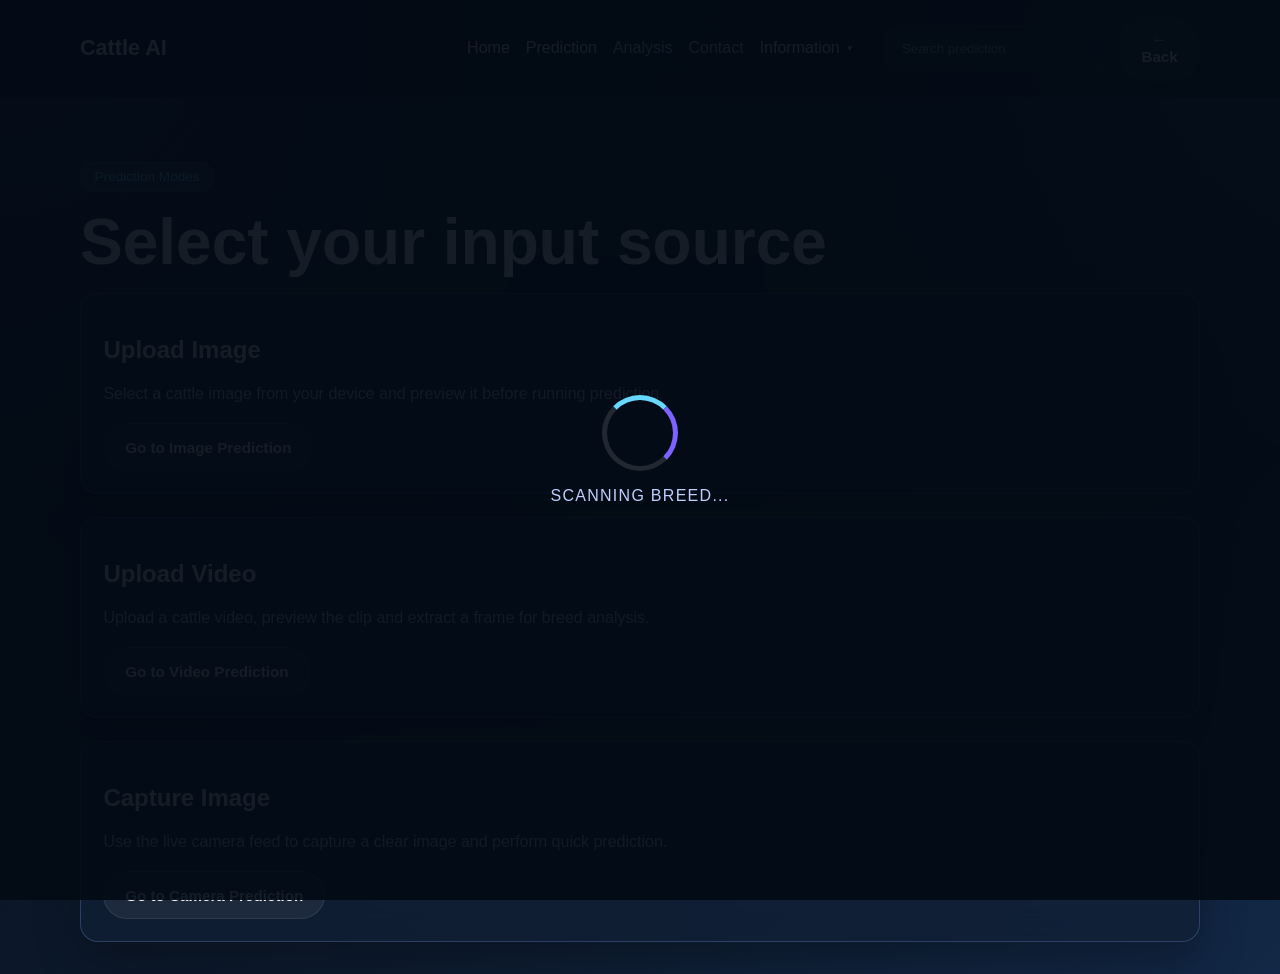
<file: prediction.html>
<!doctype html>
<html lang="en">
  <head>
    <meta charset="UTF-8" />
    <meta name="viewport" content="width=device-width, initial-scale=1.0" />
    <title>Prediction | Cattle AI</title>
    <meta name="description" content="Choose image, video, or camera-based cattle breed prediction." />
    <link rel="stylesheet" href="style.css" />
  </head>

<script type="text/javascript">
    function googleTranslateElementInit() {
        new google.translate.TranslateElement(
            {
                pageLanguage: 'en',
                includedLanguages: 'en,hi,mr,gu,kn,ta,te,bn',
                layout: google.translate.TranslateElement.InlineLayout.SIMPLE
            },
            'google_translate_element'
        );
    }
</script>

<script
    type="text/javascript"
    src="https://translate.google.com/translate_a/element.js?cb=googleTranslateElementInit">
</script>

  <body data-page="prediction">
    <div class="site-loader" id="pageLoader" aria-hidden="true">
      <div class="loader-core"></div>
      <p>Scanning Breed...</p>
    </div>

    <script type="text/javascript">
    function googleTranslateElementInit() {
        new google.translate.TranslateElement(
            {
                pageLanguage: 'en',
                includedLanguages: 'en,hi,mr,gu,kn,ta,te,bn',
                layout: google.translate.TranslateElement.InlineLayout.SIMPLE
            },
            'google_translate_element'
        );
    }
</script>

    <header class="site-header">
      <nav class="navbar container">
        <a class="logo" href="index.html">Cattle AI</a>
        <button class="menu-toggle" id="menuToggle" aria-label="Toggle navigation">☰</button>
        <div class="nav-panel" id="navPanel">
          <ul class="nav-links">
            <li><a class="active" href="/">Home</a></li>
            <li><a class="active" href="prediction.html">Prediction</a></li>
            <li><a href="analysis.html">Analysis</a></li>
            <li><a href="contact.html">Contact</a></li>
            <li><a class="active" href="information.html">Information</a></li>
            <div id="google_translate_element"></div>

          </ul>
          <div class="nav-actions">
            <input type="search" class="search-input" placeholder="Search prediction" aria-label="Search" />
            <button class="back-button" type="button" onclick="goBackHome()">← Back</button>
          </div>
        </div>
      </nav>
    </header>

    <main class="page-shell container">
      <div class="section-heading page-header">
        <span class="section-tag">Prediction Modes</span>
        <h1>Select your input source</h1>
      </div>

      <section class="prediction-grid horizontal-grid">
        <a class="action-card glass-panel" href="image-prediction.html">
          <h2>Upload Image</h2>
          <p>Select a cattle image from your device and preview it before running prediction.</p>
          <span class="secondary-button">Go to Image Prediction</span>
        </a>

        <a class="action-card glass-panel" href="video-prediction.html">
          <h2>Upload Video</h2>
          <p>Upload a cattle video, preview the clip and extract a frame for breed analysis.</p>
          <span class="secondary-button">Go to Video Prediction</span>
        </a>

        <a class="action-card glass-panel" href="camera-capture.html">
          <h2>Capture Image</h2>
          <p>Use the live camera feed to capture a clear image and perform quick prediction.</p>
          <span class="secondary-button">Go to Camera Prediction</span>
        </a>
      </section>
    </main>

    <script src="script.js"></script>
  </body>
</html>
</file>
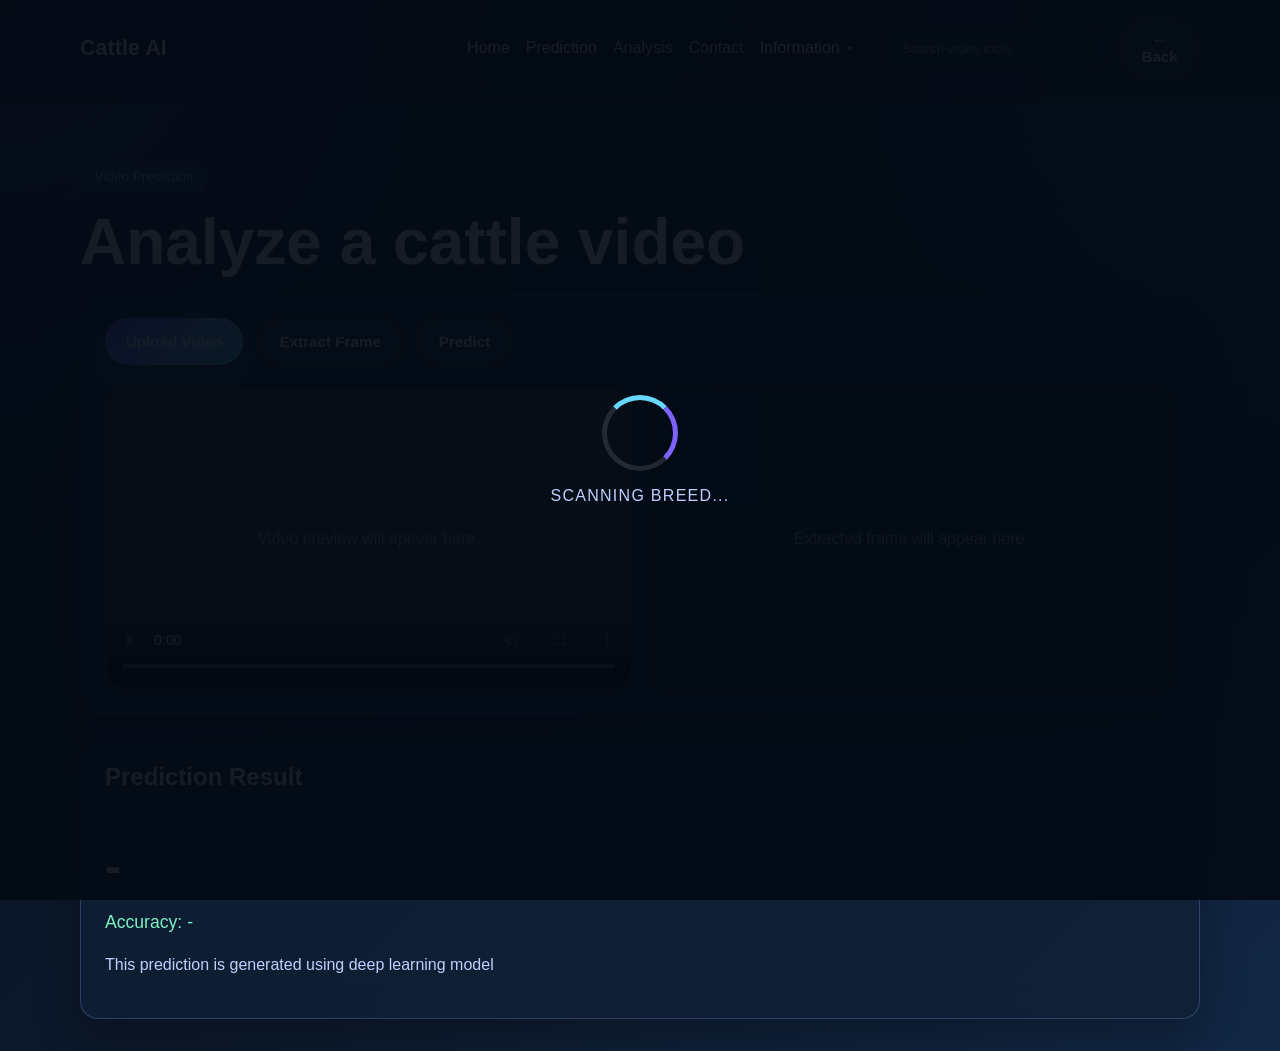
<file: video-prediction.html>
<!doctype html>
<html lang="en">
  <head>
    <meta charset="UTF-8" />
    <meta name="viewport" content="width=device-width, initial-scale=1.0" />
    <title>Video Prediction | Cattle AI</title>
    <meta name="description" content="Upload a video for cattle breed prediction." />
    <link rel="stylesheet" href="style.css" />
  </head>

<script type="text/javascript">
    function googleTranslateElementInit() {
        new google.translate.TranslateElement(
            {
                pageLanguage: 'en',
                includedLanguages: 'en,hi,mr,gu,kn,ta,te,bn',
                layout: google.translate.TranslateElement.InlineLayout.SIMPLE
            },
            'google_translate_element'
        );
    }
</script>

<script
    type="text/javascript"
    src="https://translate.google.com/translate_a/element.js?cb=googleTranslateElementInit">
</script>
  
  <body data-page="video">
    <div class="site-loader" id="pageLoader" aria-hidden="true">
      <div class="loader-core"></div>
      <p>Scanning Breed...</p>
    </div>

    <script type="text/javascript">
    function googleTranslateElementInit() {
        new google.translate.TranslateElement(
            {
                pageLanguage: 'en',
                includedLanguages: 'en,hi,mr,gu,kn,ta,te,bn',
                layout: google.translate.TranslateElement.InlineLayout.SIMPLE
            },
            'google_translate_element'
        );
    }
</script>

    <header class="site-header">
      <nav class="navbar container">
        <a class="logo" href="index.html">Cattle AI</a>
        <button class="menu-toggle" id="menuToggle" aria-label="Toggle navigation">☰</button>
        <div class="nav-panel" id="navPanel">
          <ul class="nav-links">
            <li><a class="active" href="/">Home</a></li>
            <li><a class="active" href="prediction.html">Prediction</a></li>
            <li><a href="analysis.html">Analysis</a></li>
            <li><a href="contact.html">Contact</a></li>
            <li><a class="active" href="information.html">Information</a></li>
            <div id="google_translate_element"></div>

          </ul>
          <div class="nav-actions">
            <input type="search" class="search-input" placeholder="Search video tools" aria-label="Search" />
            <button class="back-button" type="button" onclick="goBackHome()">← Back</button>
          </div>
        </div>
      </nav>
    </header>

    <main class="page-shell container">
      <div class="section-heading page-header">
        <span class="section-tag">Video Prediction</span>
        <h1>Analyze a cattle video</h1>
      </div>

      <section class="tool-layout glass-panel">
        <div class="tool-actions">
          <label class="primary-button file-label">
            Upload Video
            <input type="file" id="videoUpload" accept="video/*" hidden />
          </label>
          <button class="secondary-button button-element" id="extractFrameBtn" type="button">Extract Frame</button>
          <button class="secondary-button button-element" id="predictVideoBtn" type="button">Predict</button>
        </div>

        <div class="media-grid">
          <div class="preview-box">
            <video id="videoPreview" controls playsinline></video>
            <p class="placeholder-text" id="videoPlaceholder">Video preview will appear here.</p>
          </div>
          <div class="preview-box">
            <canvas id="frameCanvas"></canvas>
            <p class="placeholder-text" id="framePlaceholder">Extracted frame will appear here.</p>
          </div>
        </div>
      </section>

      <section class="result-card glass-panel" id="videoResult">
        <h2>Prediction Result</h2>
        <p class="result-breed" id="videoBreed">-</p>
        <p class="result-accuracy">Accuracy: <span id="videoAccuracy">-</span></p>
        <p class="result-note">This prediction is generated using deep learning model</p>
      </section>
    </main>

    <script src="script.js"></script>
  </body>
</html>
</file>
<file: style.css>
/*
  Global styles for the AI-Based Cattle Breed Identification System.
  The theme uses a dark gradient background with glass-like cards.
*/
:root {
  --bg-main: #07111f;
  --bg-secondary: #0d1a2d;
  --panel: rgba(17, 31, 53, 0.78);
  --panel-strong: rgba(12, 23, 40, 0.92);
  --border: rgba(138, 177, 255, 0.24);
  --text-main: #f5f7ff;
  --text-soft: #bfd0ff;
  --text-muted: #91a3cb;
  --accent: #67d8ff;
  --accent-strong: #7c63ff;
  --accent-warm: #7df0c3;
  --danger: #ff8a80;
  --shadow: 0 20px 45px rgba(0, 0, 0, 0.28);
  --radius: 18px;
  --transition: 0.3s ease;
}

* {
  box-sizing: border-box;
}

html {
  scroll-behavior: smooth;
}

body {
  margin: 0;
  font-family: Arial, Helvetica, sans-serif;
  color: var(--text-main);
  background:
    radial-gradient(circle at top left, rgba(124, 99, 255, 0.28), transparent 30%),
    radial-gradient(circle at top right, rgba(103, 216, 255, 0.18), transparent 28%),
    linear-gradient(135deg, var(--bg-main), var(--bg-secondary) 55%, #122846 100%);
  min-height: 100vh;
}

img,
video,
canvas {
  max-width: 100%;
  display: block;
}

canvas {
  width: 100%;
  border-radius: 14px;
}

body.loader-active {
  overflow: hidden;
}

.container {
  width: min(1120px, calc(100% - 2rem));
  margin: 0 auto;
}

.site-loader {
  position: fixed;
  inset: 0;
  background: rgba(3, 10, 20, 0.92);
  display: flex;
  flex-direction: column;
  align-items: center;
  justify-content: center;
  gap: 1rem;
  z-index: 9999;
  opacity: 1;
  visibility: visible;
  transition: opacity 0.4s ease, visibility 0.4s ease;
}

.site-loader.hide {
  opacity: 0;
  visibility: hidden;
}

.loader-core {
  width: 76px;
  height: 76px;
  border-radius: 50%;
  border: 5px solid rgba(255, 255, 255, 0.12);
  border-top-color: var(--accent);
  border-right-color: var(--accent-strong);
  animation: spin 0.9s linear infinite;
}

.site-loader p {
  margin: 0;
  letter-spacing: 0.08em;
  text-transform: uppercase;
  color: var(--text-soft);
}

@keyframes spin {
  to {
    transform: rotate(360deg);
  }
}

.site-header {
  position: sticky;
  top: 0;
  z-index: 1000;
  backdrop-filter: blur(18px);
  background: rgba(6, 13, 25, 0.72);
  border-bottom: 1px solid rgba(255, 255, 255, 0.06);
}

.navbar {
  display: flex;
  align-items: center;
  justify-content: space-between;
  gap: 1rem;
  padding: 1rem 0;
}

.logo {
  font-size: 1.35rem;
  font-weight: 700;
  color: var(--text-main);
  text-decoration: none;
}

.nav-panel {
  display: flex;
  align-items: center;
  gap: 1.2rem;
}

.nav-links {
  display: flex;
  align-items: center;
  gap: 1rem;
  list-style: none;
  padding: 0;
  margin: 0;
}

.nav-links a,
.footer-link {
  color: var(--text-soft);
  text-decoration: none;
  transition: color var(--transition);
}

.nav-links a:hover,
.nav-links a.active,
.footer-link:hover {
  color: var(--text-main);
}

.nav-actions {
  display: flex;
  align-items: center;
  gap: 0.8rem;
}

.search-input,
.contact-form input,
.contact-form textarea {
  width: 100%;
  padding: 0.9rem 1rem;
  border-radius: 12px;
  border: 1px solid rgba(255, 255, 255, 0.08);
  background: rgba(255, 255, 255, 0.04);
  color: var(--text-main);
  outline: none;
}

.search-input {
  min-width: 180px;
}

.search-input::placeholder,
.contact-form input::placeholder,
.contact-form textarea::placeholder {
  color: var(--text-muted);
}

.back-button,
.primary-button,
.secondary-button,
.ghost-button,
.button-element {
  border: none;
  border-radius: 999px;
  padding: 0.9rem 1.3rem;
  font-size: 0.95rem;
  font-weight: 600;
  cursor: pointer;
  transition: transform var(--transition), box-shadow var(--transition), background var(--transition), color var(--transition);
  text-decoration: none;
  display: inline-flex;
  align-items: center;
  justify-content: center;
  gap: 0.5rem;
}

.back-button,
.secondary-button,
.ghost-button {
  background: rgba(255, 255, 255, 0.06);
  color: var(--text-main);
  border: 1px solid rgba(255, 255, 255, 0.08);
}

.primary-button {
  color: var(--text-main);
  background: linear-gradient(135deg, var(--accent-strong), var(--accent));
  box-shadow: 0 16px 34px rgba(104, 112, 255, 0.26);
}

.ghost-button {
  color: var(--danger);
}

.back-button:hover,
.primary-button:hover,
.secondary-button:hover,
.ghost-button:hover,
.button-element:hover,
.action-card:hover,
.feature-card:hover,
.graph-card:hover,
.hero-card:hover {
  transform: translateY(-4px);
  box-shadow: var(--shadow);
}

.menu-toggle {
  display: none;
  border: 1px solid rgba(255, 255, 255, 0.08);
  background: rgba(255, 255, 255, 0.04);
  color: var(--text-main);
  border-radius: 12px;
  padding: 0.7rem 0.9rem;
  cursor: pointer;
}

.hero-section,
.page-shell {
  padding: 4rem 0 2rem;
}

.hero-grid {
  display: grid;
  grid-template-columns: 1.2fr 1fr;
  gap: 2rem;
  align-items: center;
  min-height: calc(100vh - 120px);
}

.eyebrow,
.section-tag,
.status-pill {
  display: inline-flex;
  align-items: center;
  padding: 0.4rem 0.85rem;
  border-radius: 999px;
  background: rgba(103, 216, 255, 0.12);
  border: 1px solid rgba(103, 216, 255, 0.18);
  color: var(--accent);
  font-size: 0.85rem;
  margin-bottom: 1rem;
}

.hero-copy h1,
.page-header h1 {
  font-size: clamp(2.3rem, 5vw, 4.2rem);
  line-height: 1.08;
  margin: 0 0 1rem;
}

.hero-text,
.section-copy,
.hero-card p,
.feature-card p,
.action-card p,
.graph-card p,
.contact-info-panel p,
.result-note,
.footer-layout p {
  color: var(--text-soft);
  line-height: 1.7;
}

.hero-visual {
  position: relative;
}

.hero-card,
.glass-panel,
.feature-card,
.action-card,
.graph-card,
.result-card,
.contact-info-panel,
.contact-form-panel {
  background: var(--panel);
  border: 1px solid var(--border);
  box-shadow: var(--shadow);
  border-radius: var(--radius);
  backdrop-filter: blur(16px);
}

.hero-card {
  padding: 2rem;
}

.hero-stats {
  display: grid;
  gap: 1rem;
  margin-top: 1.5rem;
}

.hero-stats article,
.feature-card,
.graph-card,
.action-card {
  padding: 1.4rem;
}

.hero-stats strong,
.result-breed,
.graph-card h2,
.feature-card h3,
.action-card h2,
.contact-info-panel h2,
.contact-info-panel h3 {
  display: block;
  margin-bottom: 0.45rem;
}

.info-section,
.features-section {
  padding-bottom: 2rem;
}

.section-heading h2 {
  font-size: clamp(1.8rem, 3vw, 2.6rem);
  margin: 0 0 0.8rem;
}

.feature-grid,
.graph-grid {
  display: grid;
  grid-template-columns: repeat(2, minmax(0, 1fr));
  gap: 1.4rem;
}

.horizontal-grid {
  display: grid;
  gap: 1.4rem;
}

.action-card {
  text-decoration: none;
  color: inherit;
}

.tool-layout,
.result-card,
.contact-form-panel,
.contact-info-panel {
  padding: 1.5rem;
}

.tool-layout {
  display: grid;
  gap: 1.5rem;
}

.tool-actions {
  display: flex;
  flex-wrap: wrap;
  gap: 0.9rem;
}

.file-label {
  position: relative;
  overflow: hidden;
}

.media-grid {
  display: grid;
  grid-template-columns: repeat(2, minmax(0, 1fr));
  gap: 1rem;
}

.preview-box {
  min-height: 300px;
  border-radius: 18px;
  border: 1px dashed rgba(255, 255, 255, 0.15);
  background: var(--panel-strong);
  display: flex;
  align-items: center;
  justify-content: center;
  position: relative;
  overflow: hidden;
}

.preview-box img,
.preview-box video,
.preview-box canvas {
  width: 100%;
  height: 100%;
  object-fit: cover;
}

.placeholder-text {
  position: absolute;
  color: var(--text-muted);
  text-align: center;
  padding: 1rem;
}

.result-card {
  margin-top: 1.5rem;
}

.result-card h2 {
  margin-top: 0;
}

.result-breed {
  font-size: clamp(2rem, 4vw, 3rem);
  font-weight: 700;
}

.result-accuracy {
  font-size: 1.1rem;
  color: var(--accent-warm);
}

.graph-placeholder {
  min-height: 220px;
  border-radius: 16px;
  background: rgba(255, 255, 255, 0.04);
  display: flex;
  align-items: flex-end;
  justify-content: center;
  gap: 0.8rem;
  padding: 1.4rem;
  margin-bottom: 1rem;
}

.bars span {
  width: 36px;
  border-radius: 999px 999px 0 0;
  background: linear-gradient(180deg, var(--accent), var(--accent-strong));
}

.accuracy-bars span:nth-child(1) { height: 45%; }
.accuracy-bars span:nth-child(2) { height: 62%; }
.accuracy-bars span:nth-child(3) { height: 78%; }
.accuracy-bars span:nth-child(4) { height: 88%; }
.accuracy-bars span:nth-child(5) { height: 95%; }
.recall-bars span:nth-child(1) { height: 42%; }
.recall-bars span:nth-child(2) { height: 58%; }
.recall-bars span:nth-child(3) { height: 67%; }
.recall-bars span:nth-child(4) { height: 76%; }
.recall-bars span:nth-child(5) { height: 84%; }

.line-chart {
  align-items: center;
}

.line-wave {
  width: 100%;
  height: 140px;
  border-radius: 14px;
  background:
    linear-gradient(180deg, rgba(125, 240, 195, 0.25), rgba(125, 240, 195, 0)),
    linear-gradient(135deg, transparent 0 10%, rgba(125, 240, 195, 0.9) 10% 12%, transparent 12% 24%, rgba(103, 216, 255, 0.9) 24% 26%, transparent 26% 38%, rgba(124, 99, 255, 0.9) 38% 40%, transparent 40% 52%, rgba(103, 216, 255, 0.95) 52% 54%, transparent 54% 66%, rgba(125, 240, 195, 0.95) 66% 68%, transparent 68% 100%);
}

.circular-chart {
  align-items: center;
}

.chart-ring {
  width: 150px;
  height: 150px;
  border-radius: 50%;
  display: grid;
  place-items: center;
  font-size: 1.5rem;
  font-weight: 700;
  color: var(--text-main);
  background: radial-gradient(circle, rgba(8, 15, 28, 1) 58%, transparent 59%), conic-gradient(var(--accent) 0 331deg, rgba(255, 255, 255, 0.08) 331deg 360deg);
}

.contact-layout {
  display: grid;
  grid-template-columns: 1.2fr 0.8fr;
  gap: 1.4rem;
}

.contact-form {
  display: grid;
  gap: 1rem;
}

.contact-form label {
  display: grid;
  gap: 0.5rem;
  color: var(--text-soft);
}

.form-status {
  min-height: 24px;
  color: var(--accent-warm);
}

.site-footer {
  padding: 1rem 0 2rem;
}

.footer-layout {
  display: flex;
  justify-content: space-between;
  gap: 1rem;
  padding-top: 1rem;
  border-top: 1px solid rgba(255, 255, 255, 0.08);
}

.hidden-media {
  opacity: 0;
}

@media (max-width: 920px) {
  .hero-grid,
  .media-grid,
  .graph-grid,
  .contact-layout {
    grid-template-columns: 1fr;
  }

  .nav-panel {
    position: absolute;
    top: calc(100% + 0.75rem);
    left: 1rem;
    right: 1rem;
    padding: 1rem;
    border-radius: 18px;
    background: rgba(7, 15, 28, 0.96);
    border: 1px solid rgba(255, 255, 255, 0.08);
    display: none;
    flex-direction: column;
    align-items: stretch;
  }

  .nav-panel.open {
    display: flex;
  }

  .nav-links,
  .nav-actions,
  .footer-layout {
    flex-direction: column;
    align-items: stretch;
  }

  .menu-toggle {
    display: inline-flex;
  }

  .search-input {
    min-width: 100%;
  }

  .hero-section,
  .page-shell {
    padding-top: 2rem;
  }

  .hero-grid {
    min-height: auto;
  }
}

@media (max-width: 640px) {
  .container {
    width: min(100% - 1rem, 1120px);
  }

  .preview-box {
    min-height: 240px;
  }

  .tool-actions {
    flex-direction: column;
  }

  .primary-button,
  .secondary-button,
  .ghost-button,
  .button-element,
  .back-button {
    width: 100%;
  }
}
/* Google Translate */
#google_translate_element {
    margin-left: 10px;
    height: 40px;
    display: flex;
    align-items: center;
    position: relative;
}

/* Hide default Google text */
.goog-te-gadget {
    font-family: Arial, sans-serif !important;
    font-size: 0 !important;
    color: transparent !important;
}

/* Language dropdown */
.goog-te-gadget .goog-te-combo {
    appearance: none;
    -webkit-appearance: none;

    width: 125px;
    height: 40px;

    padding: 0 32px 0 14px;

    background: #111827;
    color: #dbe4f3;

    border: 1px solid #26354d;
    border-radius: 8px;

    font-family: Arial, sans-serif;
    font-size: 13px !important;

    cursor: pointer;
    outline: none;

    transition: 0.2s ease;
}

/* Hover effect */
.goog-te-gadget .goog-te-combo:hover {
    background: #182338;
    border-color: #3b4b66;
    color: white;
}

/* Focus */
.goog-te-gadget .goog-te-combo:focus {
    border-color: #4b5f80;
}

/* Custom dropdown arrow */
#google_translate_element::after {
    content: "▼";
    position: absolute;

    right: 12px;
    top: 50%;

    transform: translateY(-50%);

    color: #cbd5e1;
    font-size: 8px;

    pointer-events: none;
}

/* Remove Google banner spacing */
.goog-te-banner-frame {
    display: none !important;
}

body {
    top: 0 !important;
}

/* Remove extra Google spacing */
.goog-te-gadget span {
    display: none !important;
}
</file>
